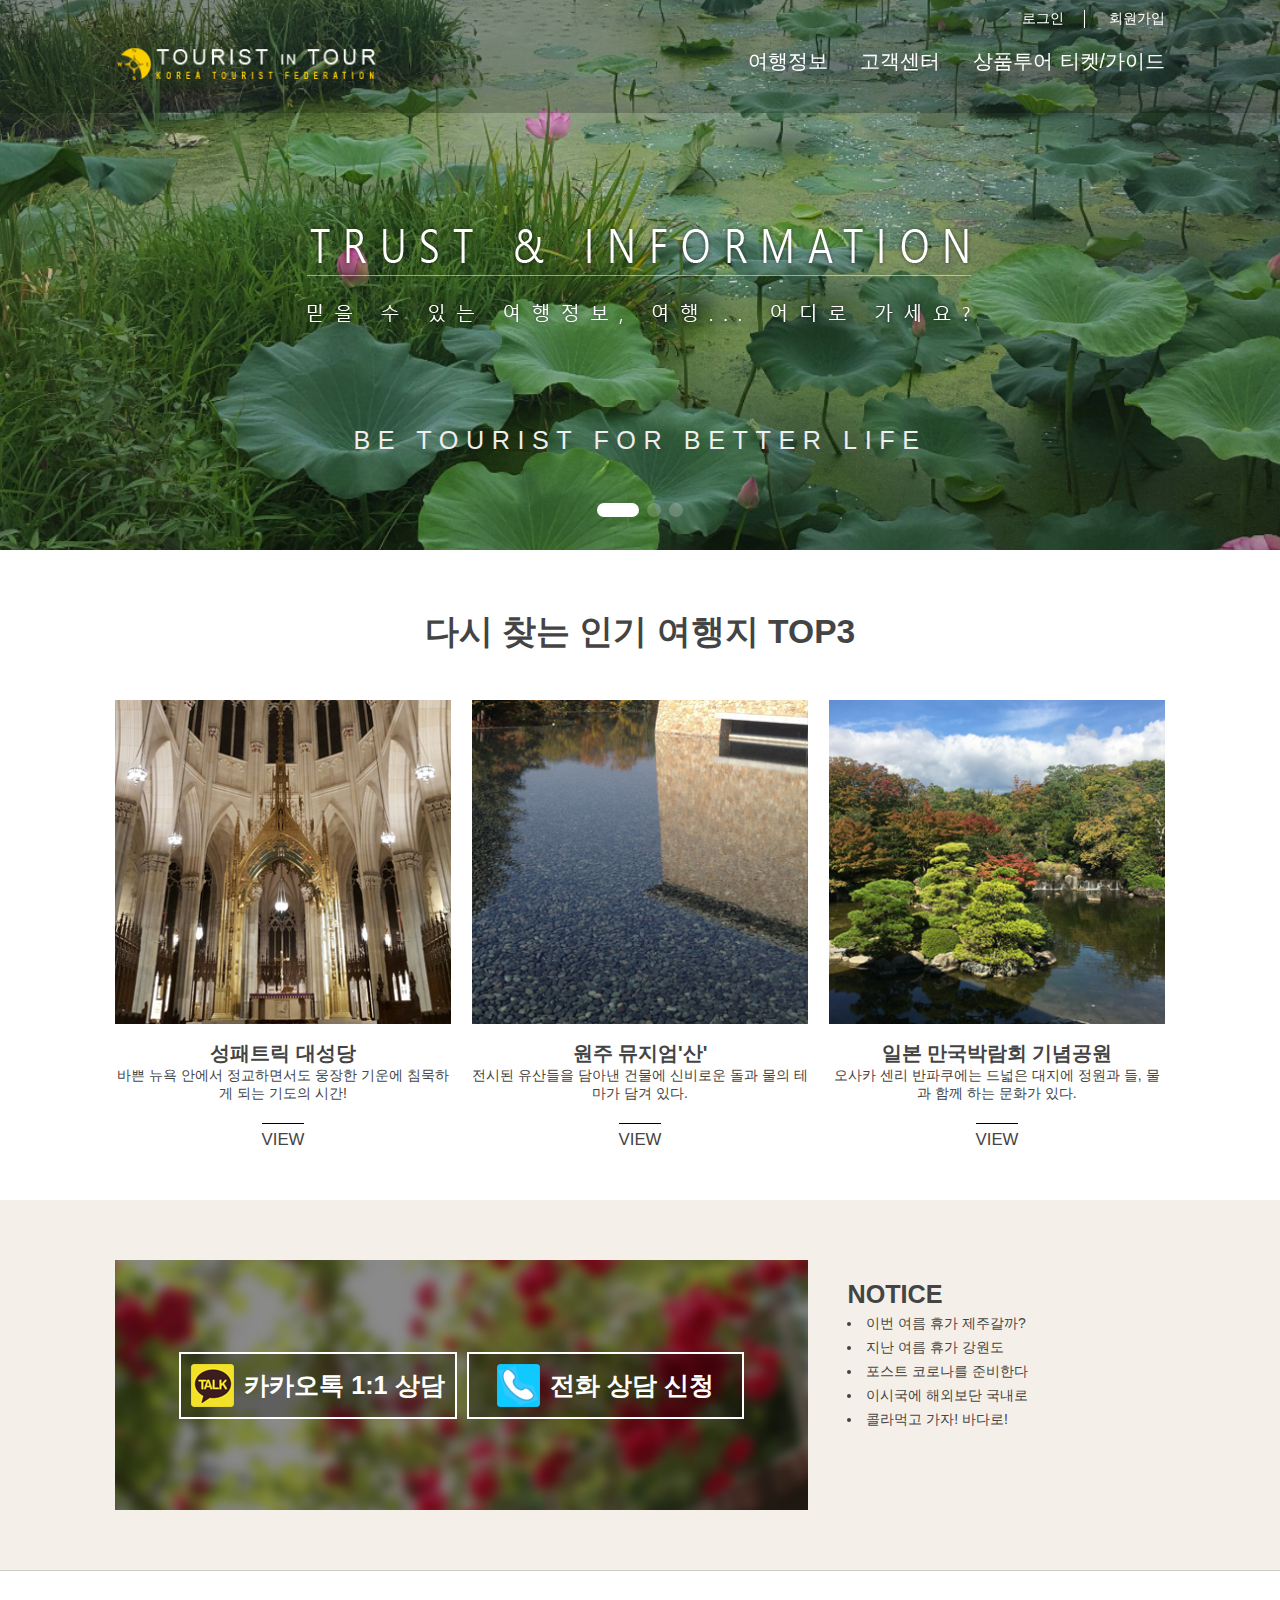
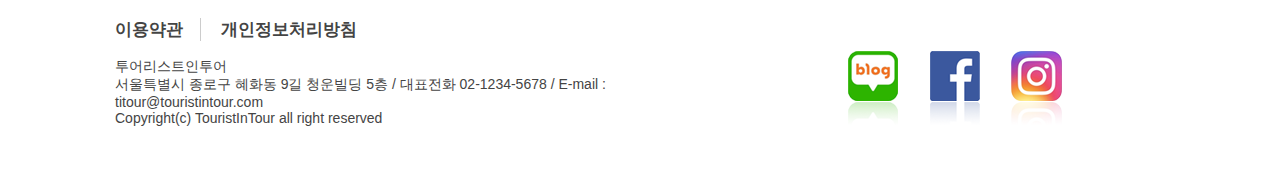
<file: index.html>
<!DOCTYPE html>
<html lang="ko">
<head>
  <meta charset="UTF-8">
  <meta name="viewport" content="width=device-width, initial-scale=1.0">
  <!-- 제작자 -->
  <meta name="author" content="hong">
  <!-- 설명 -->
  <meta name="description" content="여행을 떠나고 싶을때는 언제나 TOURIST와 함께">
  <!-- 키워드 -->
  <meta name="keywords" content="여행,국내여행,해외여행,신혼여행,효도관광,당일여행,기차여행,섬여행,섬,기차,비행기,예매,호텔,모텔,팬션">
  <!-- 링크공유 -->
  <meta property="og:url" content="https://pam7462.github.io/tour/">
  <meta property="og:type" content="website">
  <meta property="og:title" content="tourist">
  <meta property="og:image" content="images/sns_img.png">
  <meta property="og:description" content="여행을 떠나고 싶을때는 언제나 TOURIST와 함께">
  <!-- 익스플로러 -->
  <meta http-equiv="X-UA-Compatible" content="ie=edge">
  
  <!-- 타이틀 -->
  <title>투어리스트</title>

  <!-- 스타일 -->
  <link rel="stylesheet" href="css/swiper.min.css">
  <link rel="stylesheet" href="css/reset.css">
  <link rel="shortcut icon" href="images/favicon.png">
  <!-- 사용자 스타일 -->
  <link rel="stylesheet" href="css/ui.css">

  <!-- 스크립트 -->
  <script src="js/jquery-3.5.1.min.js"></script>
  <script src="js/smooth-scroll.min.js"></script>
  <script src="js/swiper.min.js"></script>
  <script src="js/prefixfree.min.js"></script>
  <!-- 주석조건문 -->
  <!-- [if lte IE 8]>
    <script src="js/html5shiv.min.js"></script>
    <script src="js/placeholders.min.js"></script>
  <![endif] -->

  <!-- 사용자 스크립트 -->
  <script src="js/ui.js"></script>
</head>
<body>
  <div class="skip"><a data-scroll href="#content">본문 바로가기</a></div>
  <div class="pos_fix">
    <ul class="clearfix">
      <li class="float_left"><a href="tel:02-444-4444">전화문의</a></li>
      <li class="float_left"><a href="#" onclick="return false;" id="kakao">카카오톡 상담</a></li>
      <li class="float_left"><a href="#" onclick="return false;">오시는 길</a></li>      
    </ul>
    <p><a data-scroll href="#header">TOP</a></p>
  </div>
  <div class="wrap">
    <header id="header">
      <div class="content clearfix">
        <div class="tgl_btn float_left">
          <p>토글버튼</p>
        </div>
        <div class="logo_box float_left">
          <a href="index.html">
            <img src="images/logo.png" alt="logo">
          </a>
        </div>
        <div class="nav_box float_right">
          <ul class="login_join clearfix">
            <li class="float_left"><a href="login.html" target="_blank">로그인</a></li>
            <li class="float_left"><a href="join.html">회원가입</a></li>
          </ul>
          <nav class="nav">
            <ul class="main_nav clearfix">
              <li class="float_left">
                <a href="#">여행정보</a>
                <ul class="sub_nav clearfix">
                  <li class="float_left"><a href="#">국내</a></li>
                  <li class="float_left"><a href="#">해외</a></li>
                </ul>
              </li>
              <li class="float_left">
                <a href="notice.html">고객센터</a>
                <ul class="sub_nav clearfix">
                  <li class="float_left"><a href="notice.html">공지사항</a></li>
                  <li class="float_left"><a href="#">문의하기</a></li>
                </ul>
              </li>
              <li class="float_left">
                <a href="program.html">상품투어</a>
                <ul class="sub_nav clearfix">
                  <li class="float_left"><a href="program.html">프로그램 소개</a></li>
                  <li class="float_left"><a href="#">여행자료</a></li>
                </ul>
              </li>
              <li class="float_left">
                <a href="#">티켓/가이드</a>
                <ul class="sub_nav clearfix">
                  <li class="float_left"><a href="#">항공</a></li>
                  <li class="float_left"><a href="#">호텔</a></li>
                </ul>
              </li>
            </ul>
          </nav>
        </div>
      </div>
    </header>
    <section class="main_banner">
      <div class="swiper-container mo_banner">
        <div class="swiper-wrapper">
          <div class="swiper-slide">
            <div class="mo_slide_box">
              <img src="images/mo_mainslide01.jpg" alt="모바일 슬라이더">
            </div>
          </div>
          <div class="swiper-slide">
            <div class="mo_slide_box">
              <img src="images/mo_mainslide02.jpg" alt="모바일 슬라이더">
            </div>
          </div>
          <div class="swiper-slide">
            <div class="mo_slide_box">
              <img src="images/mo_mainslide03.jpg" alt="모바일 슬라이더">
            </div>
          </div>
        </div>
        <!-- If we need pagination -->
        <div class="swiper-pagination"></div>
      </div>
      <div class="swiper-container tab_banner">
        <div class="swiper-wrapper">
          <div class="swiper-slide">
            <div class="tab_slide_box">
              <div class="tab_slide_img">
                <img src="images/mainslide01.jpg" alt="mainslide01">
              </div>
              <div class="tab_slide_txt_img">
                <img src="images/slider_txt_img1.png" alt="slider_txt">
              </div>
              <div class="tab_slide_over_txt">
                <p>BE TOURIST FOR BETTER LIFE</p>
              </div>
            </div>
          </div>
          <div class="swiper-slide">
            <div class="tab_slide_box">
              <div class="tab_slide_img">
                <img src="images/mainslide02.jpg" alt="mainslide01">
              </div>
              <div class="tab_slide_txt_img">
                <img src="images/slider_txt_img1.png" alt="slider_txt">
              </div>
              <div class="tab_slide_over_txt">
                <p>BE TOURIST FOR BETTER LIFE</p>
              </div>
            </div>
          </div>
          <div class="swiper-slide">
            <div class="tab_slide_box">
              <div class="tab_slide_img">
                <img src="images/mainslide03.jpg" alt="mainslide01">
              </div>
              <div class="tab_slide_txt_img">
                <img src="images/slider_txt_img1.png" alt="slider_txt">
              </div>
              <div class="tab_slide_over_txt">
                <p>BE TOURIST FOR BETTER LIFE</p>
              </div>
            </div>
          </div>
        </div>
        <div class="swiper-pagination">
          <span class="swiper-pagination-bullet"></span>
          <span class="swiper-pagination-bullet"></span>
          <span class="swiper-pagination-bullet"></span>
          <p class="stop">
            <img src="images/stop.png" alt="멈춤">
          </p>
          <p class="play">
            <img src="images/play.png" alt="재생">
          </p>
        </div>
      </div>
    </section>
    <section class="topplace" id="content">
      <div class="content">
        <h2>다시 찾는 인기 여행지 <span>TOP3</span></h2>
        <ul class="top3 clearfix">
          <li class="float_left">
            <img src="images/topplace_img01.jpg" alt="top01">
            <h3>성패트릭 대성당</h3>
            <p>바쁜 뉴욕 안에서 정교하면서도 웅장한 기운에 침묵하게 되는 기도의 시간!</p>
            <p><a href="#">VIEW</a></p>
          </li>
          <li class="float_left">
            <img src="images/topplace_img02.jpg" alt="top01">
            <h3>원주 뮤지엄'산'</h3>
            <p>전시된 유산들을 담아낸 건물에 신비로운 돌과 물의 테마가 담겨 있다.</p>
            <p><a href="#">VIEW</a></p>
          </li>
          <li class="float_left">
            <img src="images/topplace_img03.jpg" alt="top01">
            <h3>일본 만국박람회 기념공원</h3>
            <p>오사카 센리 반파쿠에는 드넓은 대지에 정원과 들, 물과 함께 하는 문화가 있다.</p>
            <p><a href="#">VIEW</a></p>
          </li>
        </ul>
      </div>
    </section>
    <section class="notice">
      <div class="content">
        <ul class="notice_box clearfix">
          <li class="float_left pc_g8">
            <div class="kakao_box">
              <img src="images/kakao_img.png" alt="kakao">
              <h4>카카오톡 1:1 상담</4>
            </div>
            <div class="tel_box">
              <img src="images/phone_img.png" alt="phone">
              <h4>전화 상담 신청</h4>
            </div>
          </li>
          <li class="float_right">
            <h4>NOTICE</h4>
            <ul>
              <li><a href="notice.html">이번 여름 휴가 제주갈까?</a></li>
              <li><a href="notice.html">지난 여름 휴가 강원도</a></li>
              <li><a href="notice.html">포스트 코로나를 준비한다</a></li>
              <li><a href="notice.html">이시국에 해외보단 국내로</a></li>
              <li><a href="notice.html">콜라먹고 가자! 바다로!</a></li>
            </ul>
          </li>
        </ul>
      </div>
    </section>
    <footer>
      <div class="content">
        <ul class="clearfix">
          <li class="float_left">
            <h5>
              <span>
                <a href="#" class="right_border">이용약관</a>
              </span>
              <span>
                <a href="#">개인정보처리방침</a>
              </span>
            </h5>
            <p>
              투어리스트인투어<br>
              서울특별시 종로구 혜화동 9길 청운빌딩 5층 / 대표전화 02-1234-5678 / E-mail : titour@touristintour.com<br>            
              Copyright(c) TouristInTour all right reserved
            </p>
          </li>
          <li class="float_right">
            <a href="#">
              <img src="images/blog_img.png" alt="blog">
            </a>
            <a href="#">
              <img src="images/face_img.png" alt="face">
            </a>
            <a href="#">
              <img src="images/insta_img.png" alt="insta">
            </a>
          </li>
        </ul>
      </div>
    </footer>
  </div>
</body>
</html>
</file>
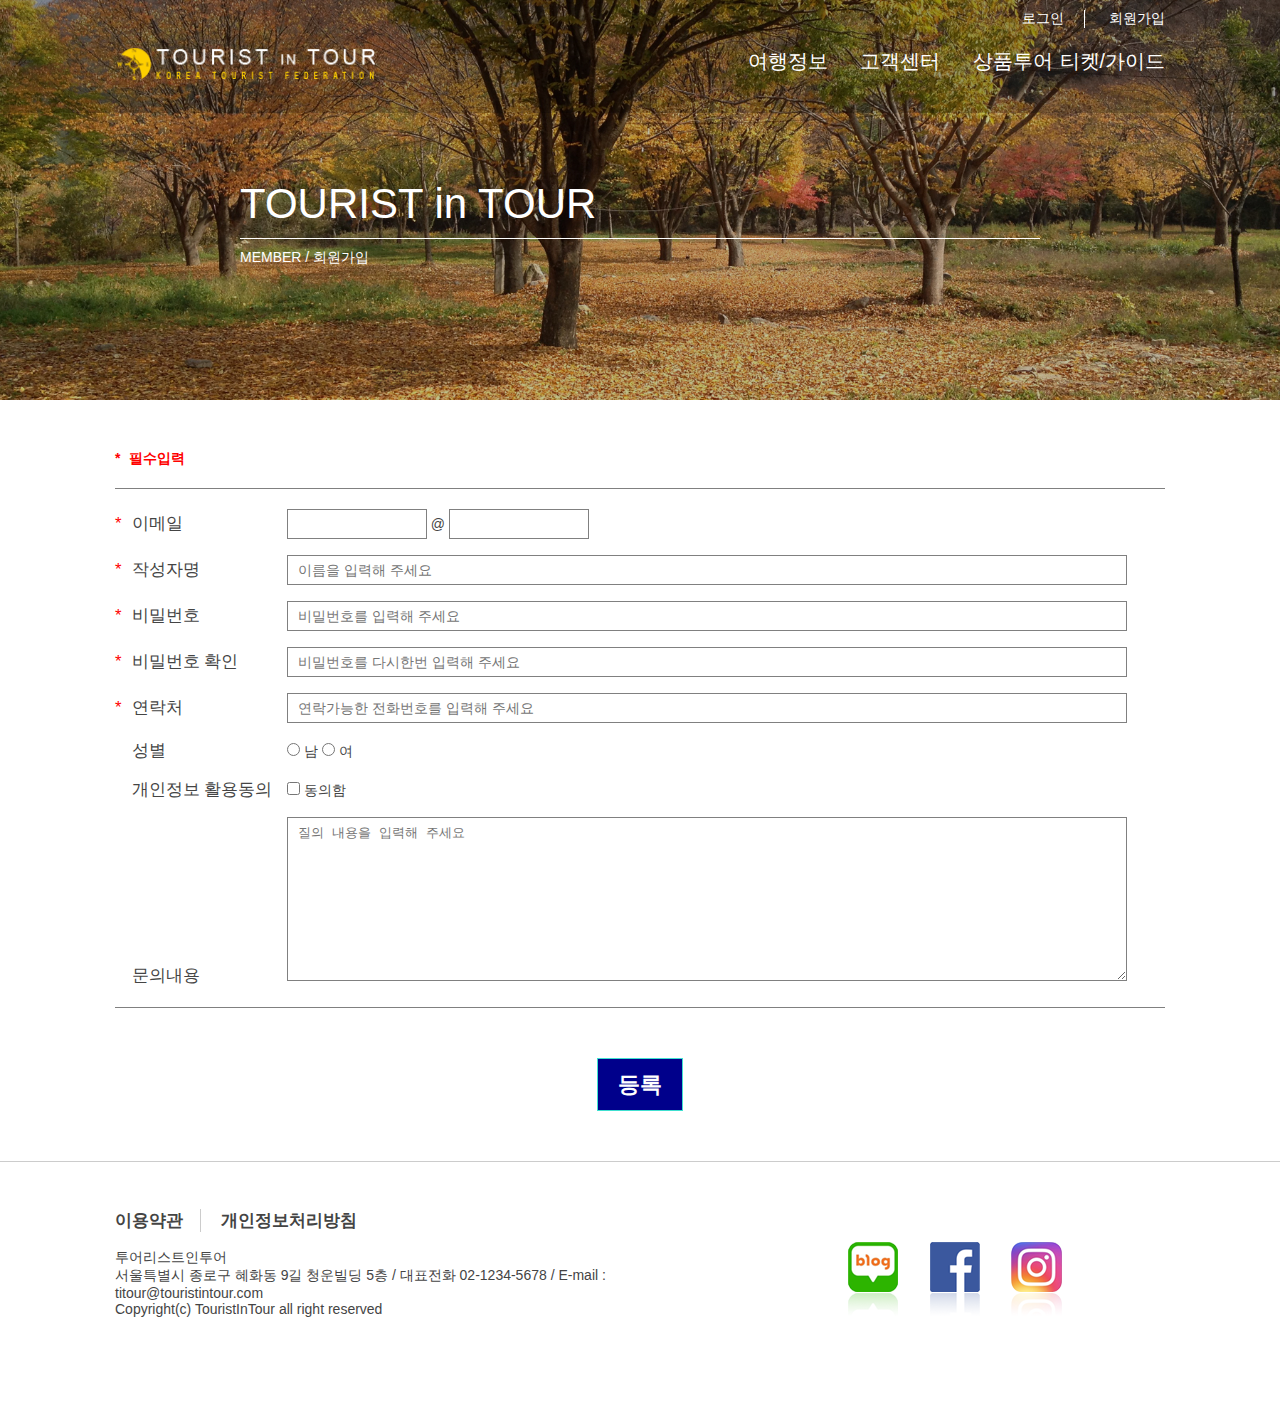
<file: join.html>
<!DOCTYPE html>
<html lang="ko">
<head>
  <meta charset="UTF-8">
  <meta name="viewport" content="width=device-width, initial-scale=1.0">
  <!-- 제작자 -->
  <meta name="author" content="hong">
  <!-- 설명 -->
  <meta name="description" content="여행을 떠나고 싶을때는 언제나 TOURIST와 함께">
  <!-- 키워드 -->
  <meta name="keywords" content="여행,국내여행,해외여행,신혼여행,효도관광,당일여행,기차여행,섬여행,섬,기차,비행기,예매,호텔,모텔,팬션">
  <!-- 링크공유 -->
  <meta property="og:url" content="https://pam7462.github.io/tour/">
  <meta property="og:type" content="website">
  <meta property="og:title" content="tourist">
  <meta property="og:image" content="images/sns_img.png">
  <meta property="og:description" content="여행을 떠나고 싶을때는 언제나 TOURIST와 함께">
  <!-- 익스플로러 -->
  <meta http-equiv="X-UA-Compatible" content="ie=edge">
  
  <!-- 타이틀 -->
  <title>투어리스트</title>

  <!-- 스타일 -->
  <link rel="stylesheet" href="css/swiper.min.css">
  <link rel="stylesheet" href="css/reset.css">
  <link rel="shortcut icon" href="images/favicon.png">
  <!-- 사용자 스타일 -->
  <link rel="stylesheet" href="css/ui.css">
  <link rel="stylesheet" href="css/sub_ui.css">
  <link rel="stylesheet" href="css/join.css">


  <!-- 스크립트 -->
  <script src="js/jquery-3.5.1.min.js"></script>
  <script src="js/smooth-scroll.min.js"></script>
  <script src="js/swiper.min.js"></script>
  <script src="js/prefixfree.min.js"></script>
  <!-- 주석조건문 -->
  <!-- [if lte IE 8]>
    <script src="js/html5shiv.min.js"></script>
    <script src="js/placeholders.min.js"></script>
  <![endif] -->

  <!-- 사용자 스크립트 -->
  <script src="js/ui.js"></script>
</head>
<body>
  <div class="skip"><a data-scroll href="#content">본문 바로가기</a></div>
  <div class="pos_fix">
    <ul class="clearfix">
      <li class="float_left"><a href="tel:02-444-4444">전화문의</a></li>
      <li class="float_left"><a href="#" onclick="return false;" id="kakao">카카오톡 상담</a></li>
      <li class="float_left"><a href="#" onclick="return false;">오시는 길</a></li>      
    </ul>
    <p><a data-scroll href="#header">TOP</a></p>
  </div>
  <div class="wrap">
    <header id="header">
      <div class="content clearfix">
        <div class="tgl_btn float_left">
          <p>토글버튼</p>
        </div>
        <div class="logo_box float_left">
          <a href="index.html">
            <img src="images/logo.png" alt="logo">
          </a>
        </div>
        <div class="nav_box float_right">
          <ul class="login_join clearfix">
            <li class="float_left"><a href="login.html" target="_blank">로그인</a></li>
            <li class="float_left"><a href="join.html">회원가입</a></li>
          </ul>
          <nav class="nav">
            <ul class="main_nav clearfix">
              <li class="float_left">
                <a href="#">여행정보</a>
                <ul class="sub_nav clearfix">
                  <li class="float_left"><a href="#">국내</a></li>
                  <li class="float_left"><a href="#">해외</a></li>
                </ul>
              </li>
              <li class="float_left">
                <a href="notice.html">고객센터</a>
                <ul class="sub_nav clearfix">
                  <li class="float_left"><a href="notice.html">공지사항</a></li>
                  <li class="float_left"><a href="#">문의하기</a></li>
                </ul>
              </li>
              <li class="float_left">
                <a href="program.html">상품투어</a>
                <ul class="sub_nav clearfix">
                  <li class="float_left"><a href="program.html">프로그램 소개</a></li>
                  <li class="float_left"><a href="#">여행자료</a></li>
                </ul>
              </li>
              <li class="float_left">
                <a href="#">티켓/가이드</a>
                <ul class="sub_nav clearfix">
                  <li class="float_left"><a href="#">항공</a></li>
                  <li class="float_left"><a href="#">호텔</a></li>
                </ul>
              </li>
            </ul>
          </nav>
        </div>
      </div>
    </header>
    
    <section class="sec_top">
      <div class="content">
        <h2>TOURIST in TOUR</h2>
        <hr>
        <p>MEMBER / 회원가입</p>
      </div>
    </section>
    <section class="sec_form">
      <div class="content">
        <form>
          <h3 class="must">필수입력</h3>
          <hr>
          
          <label for="e-mail" class="tit_label must">이메일</label>
          <input type="text" name="e-mail" id="e-mail">
          <span>@</span>
          <input type="text" name="e-server" id="e-server">
          <br>
          <br>
          
          <label for="u-name" class="tit_label must">작성자명</label>
          <input type="text" name="u-name" id="u-name" placeholder="이름을 입력해 주세요">
          <br>
          <br>

          <label for="password" class="tit_label must">비밀번호</label>
          <input type="password" name="password" id="password" placeholder="비밀번호를 입력해 주세요">
          <br>
          <br>

          <label for="re-password" class="tit_label must">비밀번호 확인</label>
          <input type="password" name="re-password" id="re-password" placeholder="비밀번호를 다시한번 입력해 주세요">
          <br>
          <br>

          <label for="tel-num" class="tit_label must">연락처</label>
          <input type="tel" name="tel-num" id="tel-num" placeholder="연락가능한 전화번호를 입력해 주세요">
          <br>
          <br>

          <label class="tit_label no_must">성별</label>
          <label>
            <input type="radio" name="sex">
            <span>남</span>
          </label>
          <label>
            <input type="radio" name="sex">
            <span>여</span>
          </label>
          <br>
          <br>

          <label class="tit_label no_must">개인정보 활용동의</label>
          <label>
            <input type="checkbox" name="u-info">
            <label>동의함</label>
          </label>
          <br>
          <br>

          <label for="qna" class="tit_label no_must">문의내용</label>
          <textarea name="qna" id="qna" cols="60" rows="10" placeholder="질의 내용을 입력해 주세요"></textarea>

          <hr>
          <div class="button_box">
            <button type="button">등록</button>
          </div>
        </form>
      </div>
    </section>


    <footer>
      <div class="content">
        <ul class="clearfix">
          <li class="float_left">
            <h5>
              <span>
                <a href="#" class="right_border">이용약관</a>
              </span>
              <span>
                <a href="#">개인정보처리방침</a>
              </span>
            </h5>
            <p>
              투어리스트인투어<br>
              서울특별시 종로구 혜화동 9길 청운빌딩 5층 / 대표전화 02-1234-5678 / E-mail : titour@touristintour.com<br>            
              Copyright(c) TouristInTour all right reserved
            </p>
          </li>
          <li class="float_right">
            <a href="#">
              <img src="images/blog_img.png" alt="blog">
            </a>
            <a href="#">
              <img src="images/face_img.png" alt="face">
            </a>
            <a href="#">
              <img src="images/insta_img.png" alt="insta">
            </a>
          </li>
        </ul>
      </div>
    </footer>
  </div>
</body>
</html>
</file>
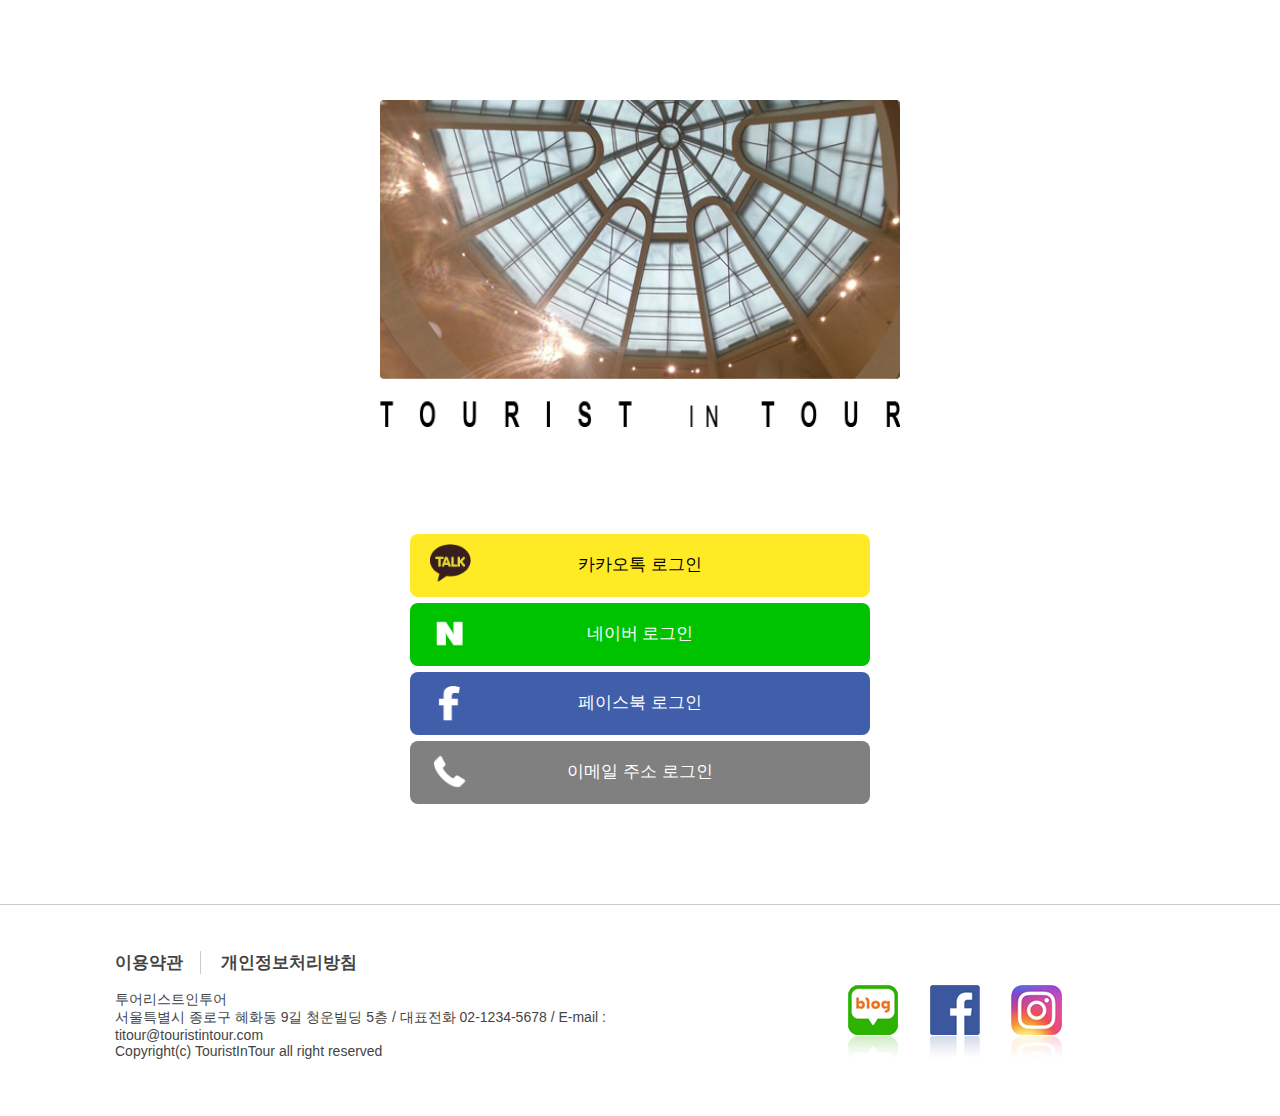
<file: login.html>
<!DOCTYPE html>
<html lang="ko">
<head>
  <meta charset="UTF-8">
  <meta name="viewport" content="width=device-width, initial-scale=1.0">
  <!-- 제작자 -->
  <meta name="author" content="hong">
  <!-- 설명 -->
  <meta name="description" content="여행을 떠나고 싶을때는 언제나 TOURIST와 함께">
  <!-- 키워드 -->
  <meta name="keywords" content="여행,국내여행,해외여행,신혼여행,효도관광,당일여행,기차여행,섬여행,섬,기차,비행기,예매,호텔,모텔,팬션">
  <!-- 링크공유 -->
  <meta property="og:url" content="https://pam7462.github.io/tour/">
  <meta property="og:type" content="website">
  <meta property="og:title" content="tourist">
  <meta property="og:image" content="images/sns_img.png">
  <meta property="og:description" content="여행을 떠나고 싶을때는 언제나 TOURIST와 함께">
  <!-- 익스플로러 -->
  <meta http-equiv="X-UA-Compatible" content="ie=edge">
  
  <!-- 타이틀 -->
  <title>투어리스트</title>

  <!-- 스타일 -->
  <link rel="stylesheet" href="css/swiper.min.css">
  <link rel="stylesheet" href="css/reset.css">
  <link rel="shortcut icon" href="images/favicon.png">
  <!-- 사용자 스타일 -->
  <link rel="stylesheet" href="css/ui.css">
  <link rel="stylesheet" href="css/login.css">

  <!-- 스크립트 -->
  <script src="js/jquery-3.5.1.min.js"></script>
  <script src="js/smooth-scroll.min.js"></script>
  <script src="js/swiper.min.js"></script>
  <script src="js/prefixfree.min.js"></script>
  <!-- 주석조건문 -->
  <!-- [if lte IE 8]>
    <script src="js/html5shiv.min.js"></script>
    <script src="js/placeholders.min.js"></script>
  <![endif] -->

  <!-- 사용자 스크립트 -->
  <script src="js/ui.js"></script>
</head>
<body>
  <div class="skip"><a data-scroll href="#content">본문 바로가기</a></div>
  <div class="pos_fix">
    <ul class="clearfix">
      <li class="float_left"><a href="tel:02-444-4444">전화문의</a></li>
      <li class="float_left"><a href="#" onclick="return false;" id="kakao">카카오톡 상담</a></li>
      <li class="float_left"><a href="#" onclick="return false;">오시는 길</a></li>      
    </ul>
    <p><a data-scroll href="#header">TOP</a></p>
  </div>
  <div class="wrap">
    
    <section class="login_form">
      <div class="content">
        <div class="login_tit">
          <img src="images/tit_login.png" alt="login_img">
        </div>
        <div class="login_sns">
          <p>
            <a href="#">
              <img src="images/ico_kakao.png" alt="kakao">
              <span>
                카카오톡 로그인
              </span>
            </a>
          </p>
          <p>
            <a href="#">
              <img src="images/ico_naver.png" alt="naver">
              <span>
                네이버 로그인
              </span>
            </a>
          </p>
          <p>
            <a href="#">
              <img src="images/ico_face.png" alt="face">
              <span>
                페이스북 로그인
              </span>
            </a>
          </p>
          <p>
            <a href="#">
              <img src="images/ico_cellphone.png" alt="cell">
              <span>
                이메일 주소 로그인
              </span>
            </a>
          </p>

        </div>
      </div>
    </section>
    
    <footer>
      <div class="content">
        <ul class="clearfix">
          <li class="float_left">
            <h5>
              <span>
                <a href="#" class="right_border">이용약관</a>
              </span>
              <span>
                <a href="#">개인정보처리방침</a>
              </span>
            </h5>
            <p>
              투어리스트인투어<br>
              서울특별시 종로구 혜화동 9길 청운빌딩 5층 / 대표전화 02-1234-5678 / E-mail : titour@touristintour.com<br>            
              Copyright(c) TouristInTour all right reserved
            </p>
          </li>
          <li class="float_right">
            <a href="#">
              <img src="images/blog_img.png" alt="blog">
            </a>
            <a href="#">
              <img src="images/face_img.png" alt="face">
            </a>
            <a href="#">
              <img src="images/insta_img.png" alt="insta">
            </a>
          </li>
        </ul>
      </div>
    </footer>
  </div>
</body>
</html>
</file>
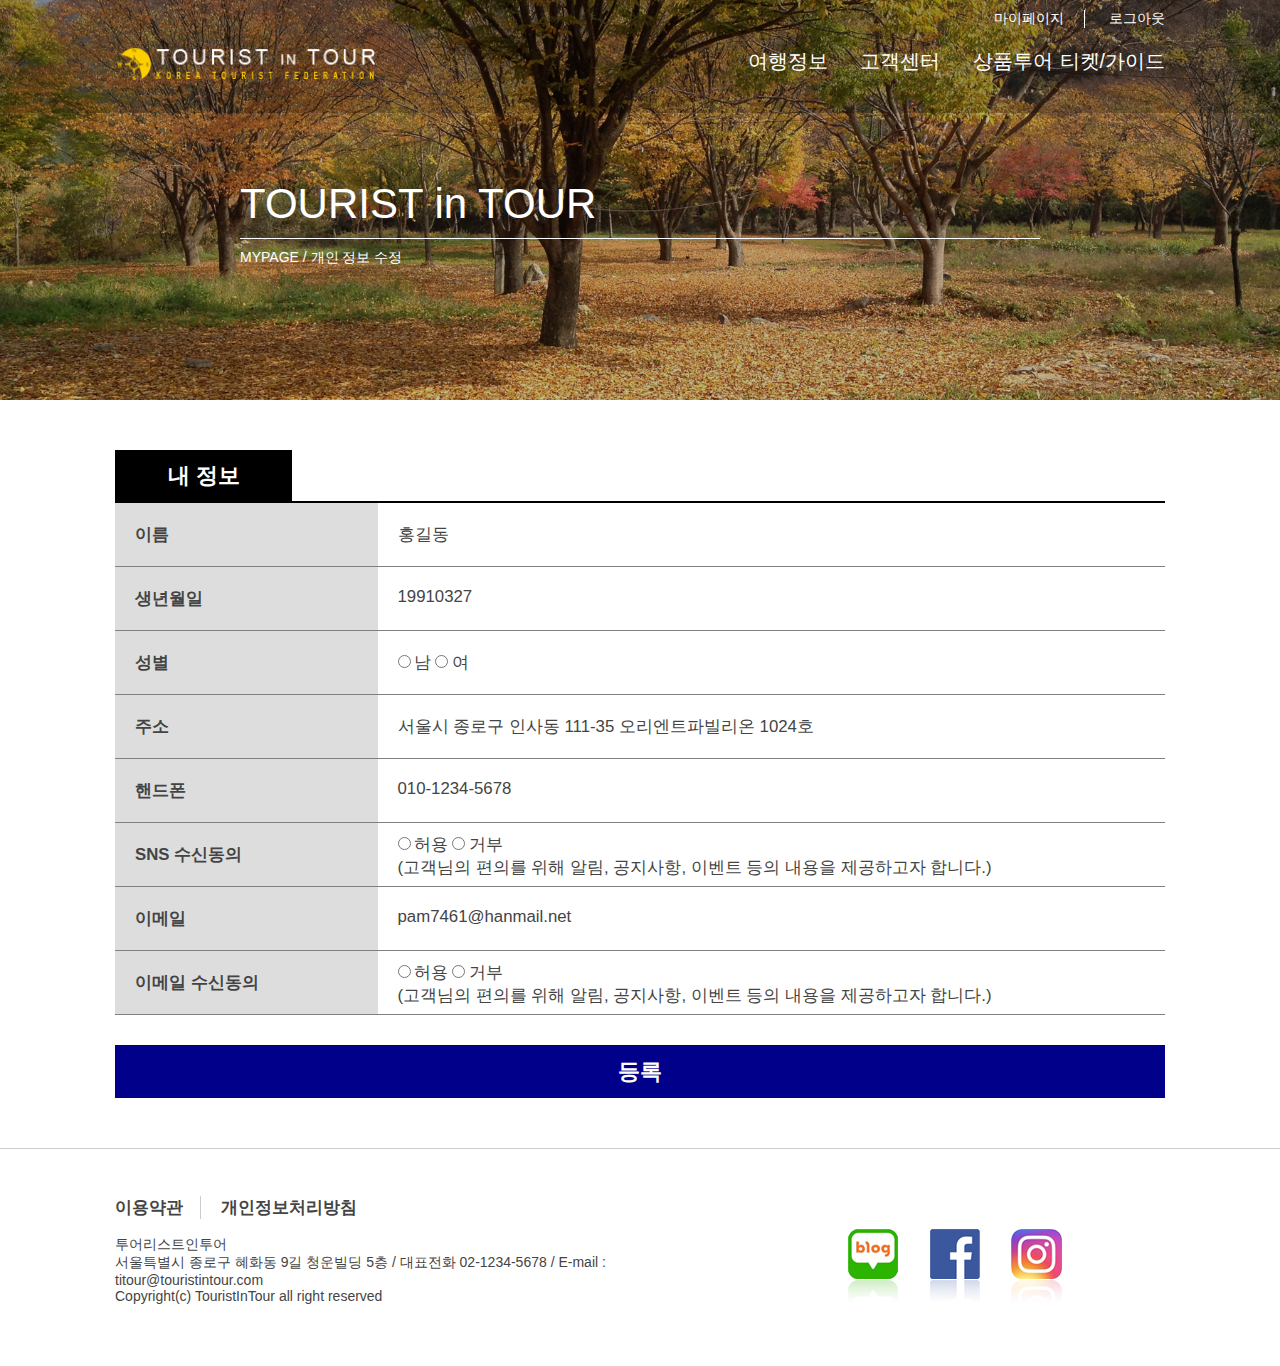
<file: mypage.html>
<!DOCTYPE html>
<html lang="ko">
<head>
  <meta charset="UTF-8">
  <meta name="viewport" content="width=device-width, initial-scale=1.0">
  <!-- 제작자 -->
  <meta name="author" content="hong">
  <!-- 설명 -->
  <meta name="description" content="여행을 떠나고 싶을때는 언제나 TOURIST와 함께">
  <!-- 키워드 -->
  <meta name="keywords" content="여행,국내여행,해외여행,신혼여행,효도관광,당일여행,기차여행,섬여행,섬,기차,비행기,예매,호텔,모텔,팬션">
  <!-- 링크공유 -->
  <meta property="og:url" content="https://pam7462.github.io/tour/">
  <meta property="og:type" content="website">
  <meta property="og:title" content="tourist">
  <meta property="og:image" content="images/sns_img.png">
  <meta property="og:description" content="여행을 떠나고 싶을때는 언제나 TOURIST와 함께">
  <!-- 익스플로러 -->
  <meta http-equiv="X-UA-Compatible" content="ie=edge">
  
  <!-- 타이틀 -->
  <title>투어리스트</title>

  <!-- 스타일 -->
  <link rel="stylesheet" href="css/swiper.min.css">
  <link rel="stylesheet" href="css/reset.css">
  <link rel="shortcut icon" href="images/favicon.png">
  <!-- 사용자 스타일 -->
  <link rel="stylesheet" href="css/ui.css">
  <link rel="stylesheet" href="css/sub_ui.css">
  <link rel="stylesheet" href="css/mypage.css">


  <!-- 스크립트 -->
  <script src="js/jquery-3.5.1.min.js"></script>
  <script src="js/smooth-scroll.min.js"></script>
  <script src="js/swiper.min.js"></script>
  <script src="js/prefixfree.min.js"></script>
  <!-- 주석조건문 -->
  <!-- [if lte IE 8]>
    <script src="js/html5shiv.min.js"></script>
    <script src="js/placeholders.min.js"></script>
  <![endif] -->

  <!-- 사용자 스크립트 -->
  <script src="js/ui.js"></script>
</head>
<body>
  <div class="skip"><a data-scroll href="#content">본문 바로가기</a></div>
  <div class="pos_fix">
    <ul class="clearfix">
      <li class="float_left"><a href="tel:02-444-4444">전화문의</a></li>
      <li class="float_left"><a href="#" onclick="return false;" id="kakao">카카오톡 상담</a></li>
      <li class="float_left"><a href="#" onclick="return false;">오시는 길</a></li>      
    </ul>
    <p><a data-scroll href="#header">TOP</a></p>
  </div>
  <div class="wrap">
    <header id="header">
      <div class="content clearfix">
        <div class="tgl_btn float_left">
          <p>토글버튼</p>
        </div>
        <div class="logo_box float_left">
          <a href="index.html">
            <img src="images/logo.png" alt="logo">
          </a>
        </div>
        <div class="nav_box float_right">
          <ul class="login_join clearfix">
            <li class="float_left"><a href="mypage.html">마이페이지</a></li>
            <li class="float_left"><a href="login.html" target="_black">로그아웃</a></li>
          </ul>
          <nav class="nav">
            <ul class="main_nav clearfix">
              <li class="float_left">
                <a href="#">여행정보</a>
                <ul class="sub_nav clearfix">
                  <li class="float_left"><a href="#">국내</a></li>
                  <li class="float_left"><a href="#">해외</a></li>
                </ul>
              </li>
              <li class="float_left">
                <a href="notice.html">고객센터</a>
                <ul class="sub_nav clearfix">
                  <li class="float_left"><a href="notice.html">공지사항</a></li>
                  <li class="float_left"><a href="#">문의하기</a></li>
                </ul>
              </li>
              <li class="float_left">
                <a href="program.html">상품투어</a>
                <ul class="sub_nav clearfix">
                  <li class="float_left"><a href="program.html">프로그램 소개</a></li>
                  <li class="float_left"><a href="#">여행자료</a></li>
                </ul>
              </li>
              <li class="float_left">
                <a href="#">티켓/가이드</a>
                <ul class="sub_nav clearfix">
                  <li class="float_left"><a href="#">항공</a></li>
                  <li class="float_left"><a href="#">호텔</a></li>
                </ul>
              </li>
            </ul>
          </nav>
        </div>
      </div>
    </header>
    
    <section class="sec_top">
      <div class="content">
        <h2>TOURIST in TOUR</h2>
        <hr>
        <p>MYPAGE / 개인 정보 수정</p>
      </div>
    </section>
    <section class="sec_form">
      <div class="content">
        <form>
          <h3><span>내 정보</span></h3>
          <ul>
            <li class="clearfix">
              <div class="first_box">
                <p>이름</p>
              </div>
              <div class="last_box">
                <p>홍길동</p>
              </div>
            </li>
            <li class="clearfix">
              <div class="first_box">
                <p>생년월일</p>
              </div>
              <div class="last_box">
                <p>19910327</p>
              </div>
            </li>
            <li class="clearfix">
              <div class="first_box">
                <p>성별</p>
              </div>
              <div class="last_box">
                <input type="radio" name="sex" id="man">
                <label for="man">남</label>
                <input type="radio" name="sex" id="girl"">
                <label for="girl">여</label>
              </div>
            </li>
            <li class="clearfix">
              <div class="first_box">
                <p>주소</p>
              </div>
              <div class="last_box">
                <p>서울시 종로구 인사동 111-35 오리엔트파빌리온 1024호</p>
              </div>
            </li>
            <li class="clearfix">
              <div class="first_box">
                <p>핸드폰</p>
              </div>
              <div class="last_box">
                <p>010-1234-5678</p>
              </div>
            </li>
            <li class="clearfix">
              <div class="first_box">
                <p>SNS 수신동의</p>
              </div>
              <div class="last_box padding-top10px">
                <input type="radio" name="perm"" id="yes_perm">
                <label for="yes_perm">허용</label>
                <input type="radio" name="perm" id="no_perm">
                <label for="no_perm">거부</label>
                <p>(고객님의 편의를 위해 알림, 공지사항, 이벤트 등의 내용을 제공하고자 합니다.)</p>
              </div>
            </li>
            <li class="clearfix">
              <div class="first_box">
                <p>이메일</p>
              </div>
              <div class="last_box">
                <p>pam7461@hanmail.net</p>
              </div>
            </li>
            <li class="clearfix">
              <div class="first_box">
                <p>이메일 수신동의</p>
              </div>
              <div class="last_box padding-top10px">
                <input type="radio" name="e-perm"" id="yes_e-perm">
                <label for="yes_e-perm">허용</label>
                <input type="radio" name="e-perm" id="no_e-perm">
                <label for="no_e-perm">거부</label>
                <p>(고객님의 편의를 위해 알림, 공지사항, 이벤트 등의 내용을 제공하고자 합니다.)</p>
              </div>
            </li>
          </ul>
          <div class="button_box">
            <button type="button">등록</button>
          </div>
        </form>
      </div>
    </section>


    <footer>
      <div class="content">
        <ul class="clearfix">
          <li class="float_left">
            <h5>
              <span>
                <a href="#" class="right_border">이용약관</a>
              </span>
              <span>
                <a href="#">개인정보처리방침</a>
              </span>
            </h5>
            <p>
              투어리스트인투어<br>
              서울특별시 종로구 혜화동 9길 청운빌딩 5층 / 대표전화 02-1234-5678 / E-mail : titour@touristintour.com<br>            
              Copyright(c) TouristInTour all right reserved
            </p>
          </li>
          <li class="float_right">
            <a href="#">
              <img src="images/blog_img.png" alt="blog">
            </a>
            <a href="#">
              <img src="images/face_img.png" alt="face">
            </a>
            <a href="#">
              <img src="images/insta_img.png" alt="insta">
            </a>
          </li>
        </ul>
      </div>
    </footer>
  </div>
</body>
</html>
</file>
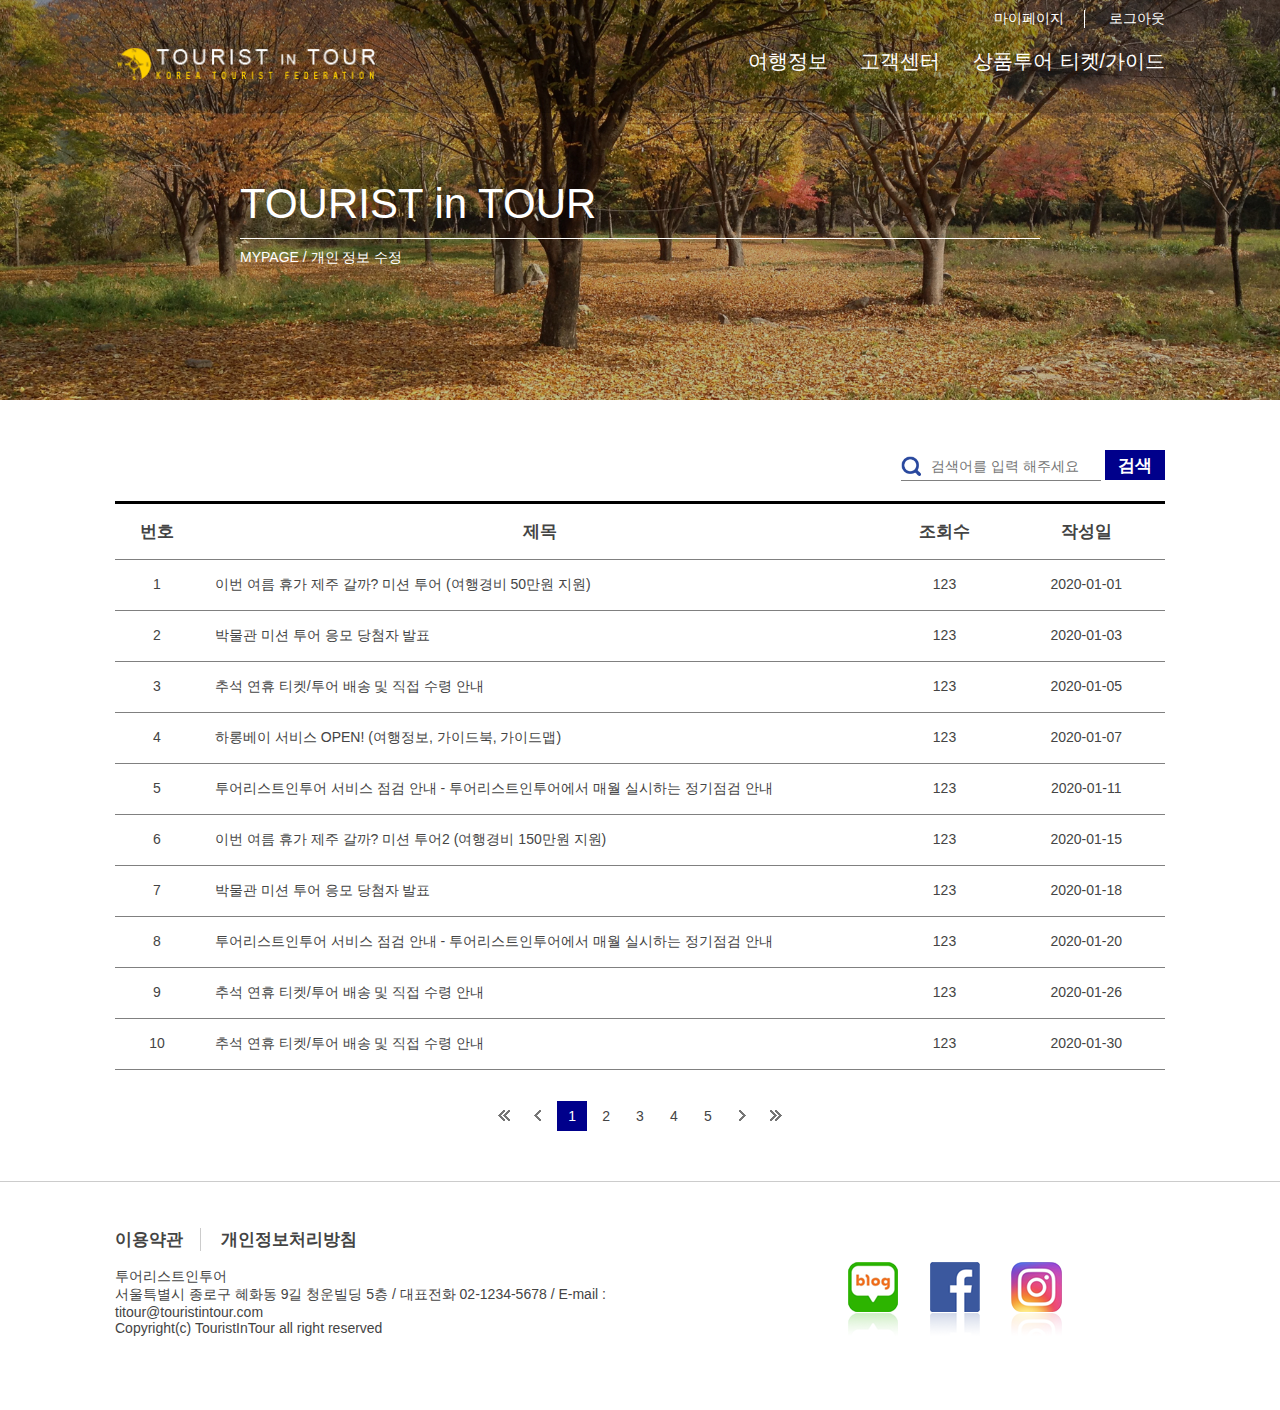
<file: notice.html>
<!DOCTYPE html>
<html lang="ko">
<head>
  <meta charset="UTF-8">
  <meta name="viewport" content="width=device-width, initial-scale=1.0">
  <!-- 제작자 -->
  <meta name="author" content="hong">
  <!-- 설명 -->
  <meta name="description" content="여행을 떠나고 싶을때는 언제나 TOURIST와 함께">
  <!-- 키워드 -->
  <meta name="keywords" content="여행,국내여행,해외여행,신혼여행,효도관광,당일여행,기차여행,섬여행,섬,기차,비행기,예매,호텔,모텔,팬션">
  <!-- 링크공유 -->
  <meta property="og:url" content="https://pam7462.github.io/tour/">
  <meta property="og:type" content="website">
  <meta property="og:title" content="tourist">
  <meta property="og:image" content="images/sns_img.png">
  <meta property="og:description" content="여행을 떠나고 싶을때는 언제나 TOURIST와 함께">
  <!-- 익스플로러 -->
  <meta http-equiv="X-UA-Compatible" content="ie=edge">
  
  <!-- 타이틀 -->
  <title>투어리스트</title>

  <!-- 스타일 -->
  <link rel="stylesheet" href="css/swiper.min.css">
  <link rel="stylesheet" href="css/reset.css">
  <link rel="shortcut icon" href="images/favicon.png">
  <!-- 사용자 스타일 -->
  <link rel="stylesheet" href="css/ui.css">
  <link rel="stylesheet" href="css/sub_ui.css">
  <link rel="stylesheet" href="css/notice.css">


  <!-- 스크립트 -->
  <script src="js/jquery-3.5.1.min.js"></script>
  <script src="js/smooth-scroll.min.js"></script>
  <script src="js/swiper.min.js"></script>
  <script src="js/prefixfree.min.js"></script>
  <!-- 주석조건문 -->
  <!-- [if lte IE 8]>
    <script src="js/html5shiv.min.js"></script>
    <script src="js/placeholders.min.js"></script>
  <![endif] -->

  <!-- 사용자 스크립트 -->
  <script src="js/ui.js"></script>
</head>
<body>
  <div class="skip"><a data-scroll href="#content">본문 바로가기</a></div>
  <div class="pos_fix">
    <ul class="clearfix">
      <li class="float_left"><a href="tel:02-444-4444">전화문의</a></li>
      <li class="float_left"><a href="#" onclick="return false;" id="kakao">카카오톡 상담</a></li>
      <li class="float_left"><a href="#" onclick="return false;">오시는 길</a></li>      
    </ul>
    <p><a data-scroll href="#header">TOP</a></p>
  </div>
  <div class="wrap">
    <header id="header">
      <div class="content clearfix">
        <div class="tgl_btn float_left">
          <p>토글버튼</p>
        </div>
        <div class="logo_box float_left">
          <a href="index.html">
            <img src="images/logo.png" alt="logo">
          </a>
        </div>
        <div class="nav_box float_right">
          <ul class="login_join clearfix">
            <li class="float_left"><a href="mypage.html">마이페이지</a></li>
            <li class="float_left"><a href="login.html" target="_black">로그아웃</a></li>
          </ul>
          <nav class="nav">
            <ul class="main_nav clearfix">
              <li class="float_left">
                <a href="#">여행정보</a>
                <ul class="sub_nav clearfix">
                  <li class="float_left"><a href="#">국내</a></li>
                  <li class="float_left"><a href="#">해외</a></li>
                </ul>
              </li>
              <li class="float_left">
                <a href="notice.html">고객센터</a>
                <ul class="sub_nav clearfix">
                  <li class="float_left"><a href="notice.html">공지사항</a></li>
                  <li class="float_left"><a href="#">문의하기</a></li>
                </ul>
              </li>
              <li class="float_left">
                <a href="program.html">상품투어</a>
                <ul class="sub_nav clearfix">
                  <li class="float_left"><a href="program.html">프로그램 소개</a></li>
                  <li class="float_left"><a href="#">여행자료</a></li>
                </ul>
              </li>
              <li class="float_left">
                <a href="#">티켓/가이드</a>
                <ul class="sub_nav clearfix">
                  <li class="float_left"><a href="#">항공</a></li>
                  <li class="float_left"><a href="#">호텔</a></li>
                </ul>
              </li>
            </ul>
          </nav>
        </div>
      </div>
    </header>
    
    <section class="sec_top">
      <div class="content">
        <h2>TOURIST in TOUR</h2>
        <hr>
        <p>MYPAGE / 개인 정보 수정</p>
      </div>
    </section>
    <section class="sec_form">
      <div class="content">
        <div class="search_box">
          <input type="text" name="search_txt" id="search" placeholder="검색어를 입력 해주세요">
          <button type="button">검색</button>
        </div>
        <div class="notice_list_box">
          <ul>
            <li class="clearfix">
              <div class="first_li">
                <h4>번호</h4>
              </div>
              <div class="second_li">
                <h4>제목</h4>
              </div>
              <div class="third_li">
                <h4>조회수</h4>
              </div>
              <div class="last_li">
                <h4>작성일</h4>
              </div>
            </li>
            <li class="clearfix">
              <div class="first_li">
                <p>1</p>
              </div>
              <div class="second_li">
                <p>이번 여름 휴가 제주 갈까? 미션 투어 (여행경비 50만원 지원)</p>
              </div>
              <div class="third_li">
                <p>123</p>
              </div>
              <div class="last_li">
                <p>2020-01-01</p>
              </div>
            </li>
            <li class="clearfix">
              <div class="first_li">
                <p>2</p>
              </div>
              <div class="second_li">
                <p>박물관 미션 투어 응모 당첨자 발표</p>
              </div>
              <div class="third_li">
                <p>123</p>
              </div>
              <div class="last_li">
                <p>2020-01-03</p>
              </div>
            </li>
            <li class="clearfix">
              <div class="first_li">
                <p>3</p>
              </div>
              <div class="second_li">
                <p>추석 연휴 티켓/투어 배송 및 직접 수령 안내</p>
              </div>
              <div class="third_li">
                <p>123</p>
              </div>
              <div class="last_li">
                <p>2020-01-05</p>
              </div>
            </li>
            <li class="clearfix">
              <div class="first_li">
                <p>4</p>
              </div>
              <div class="second_li">
                <p>하롱베이 서비스 OPEN! (여행정보, 가이드북, 가이드맵)</p>
              </div>
              <div class="third_li">
                <p>123</p>
              </div>
              <div class="last_li">
                <p>2020-01-07</p>
              </div>
            </li>
            <li class="clearfix">
              <div class="first_li">
                <p>5</p>
              </div>
              <div class="second_li">
                <p>투어리스트인투어 서비스 점검 안내 - 투어리스트인투어에서 매월 실시하는 정기점검 안내</p>
              </div>
              <div class="third_li">
                <p>123</p>
              </div>
              <div class="last_li">
                <p>2020-01-11</p>
              </div>
            </li>
            <li class="clearfix">
              <div class="first_li">
                <p>6</p>
              </div>
              <div class="second_li">
                <p>이번 여름 휴가 제주 갈까? 미션 투어2 (여행경비 150만원 지원)</p>
              </div>
              <div class="third_li">
                <p>123</p>
              </div>
              <div class="last_li">
                <p>2020-01-15</p>
              </div>
            </li>
            <li class="clearfix">
              <div class="first_li">
                <p>7</p>
              </div>
              <div class="second_li">
                <p>박물관 미션 투어 응모 당첨자 발표</p>
              </div>
              <div class="third_li">
                <p>123</p>
              </div>
              <div class="last_li">
                <p>2020-01-18</p>
              </div>
            </li>
            <li class="clearfix">
              <div class="first_li">
                <p>8</p>
              </div>
              <div class="second_li">
                <p>투어리스트인투어 서비스 점검 안내 - 투어리스트인투어에서 매월 실시하는 정기점검 안내</p>
              </div>
              <div class="third_li">
                <p>123</p>
              </div>
              <div class="last_li">
                <p>2020-01-20</p>
              </div>
            </li>
            <li class="clearfix">
              <div class="first_li">
                <p>9</p>
              </div>
              <div class="second_li">
                <p>추석 연휴 티켓/투어 배송 및 직접 수령 안내</p>
              </div>
              <div class="third_li">
                <p>123</p>
              </div>
              <div class="last_li">
                <p>2020-01-26</p>
              </div>
            </li>
            <li class="clearfix">
              <div class="first_li">
                <p>10</p>
              </div>
              <div class="second_li">
                <p>추석 연휴 티켓/투어 배송 및 직접 수령 안내</p>
              </div>
              <div class="third_li">
                <p>123</p>
              </div>
              <div class="last_li">
                <p>2020-01-30</p>
              </div>
            </li>
          </ul>
        </div>
        <div class="notice_index">
          <ul>
            <li>
              <a href="#">
                <img src="images/btn_firstpage.png" alt="firstpage">
              </a>
            </li>
            <li>
              <a href="#">
                <img src="images/btn_prevpage.png" alt="prevpage">
              </a>
            </li>
            <li><a href="#" class="index_num first_index">1</a></li>
            <li><a href="#" class="index_num">2</a></li>
            <li><a href="#" class="index_num">3</a></li>
            <li><a href="#" class="index_num">4</a></li>
            <li><a href="#" class="index_num">5</a></li>
            <li>
              <a href="#">
                <img src="images/btn_nextpage.png" alt="nextpage">
              </a>
            </li>
            <li>
              <a href="#">
                <img src="images/btn_lastpage.png" alt="lastpage">
              </a>
            </li>
          </ul>
        </div>
      </div>
    </section>


    <footer>
      <div class="content">
        <ul class="clearfix">
          <li class="float_left">
            <h5>
              <span>
                <a href="#" class="right_border">이용약관</a>
              </span>
              <span>
                <a href="#">개인정보처리방침</a>
              </span>
            </h5>
            <p>
              투어리스트인투어<br>
              서울특별시 종로구 혜화동 9길 청운빌딩 5층 / 대표전화 02-1234-5678 / E-mail : titour@touristintour.com<br>            
              Copyright(c) TouristInTour all right reserved
            </p>
          </li>
          <li class="float_right">
            <a href="#">
              <img src="images/blog_img.png" alt="blog">
            </a>
            <a href="#">
              <img src="images/face_img.png" alt="face">
            </a>
            <a href="#">
              <img src="images/insta_img.png" alt="insta">
            </a>
          </li>
        </ul>
      </div>
    </footer>
  </div>
</body>
</html>
</file>
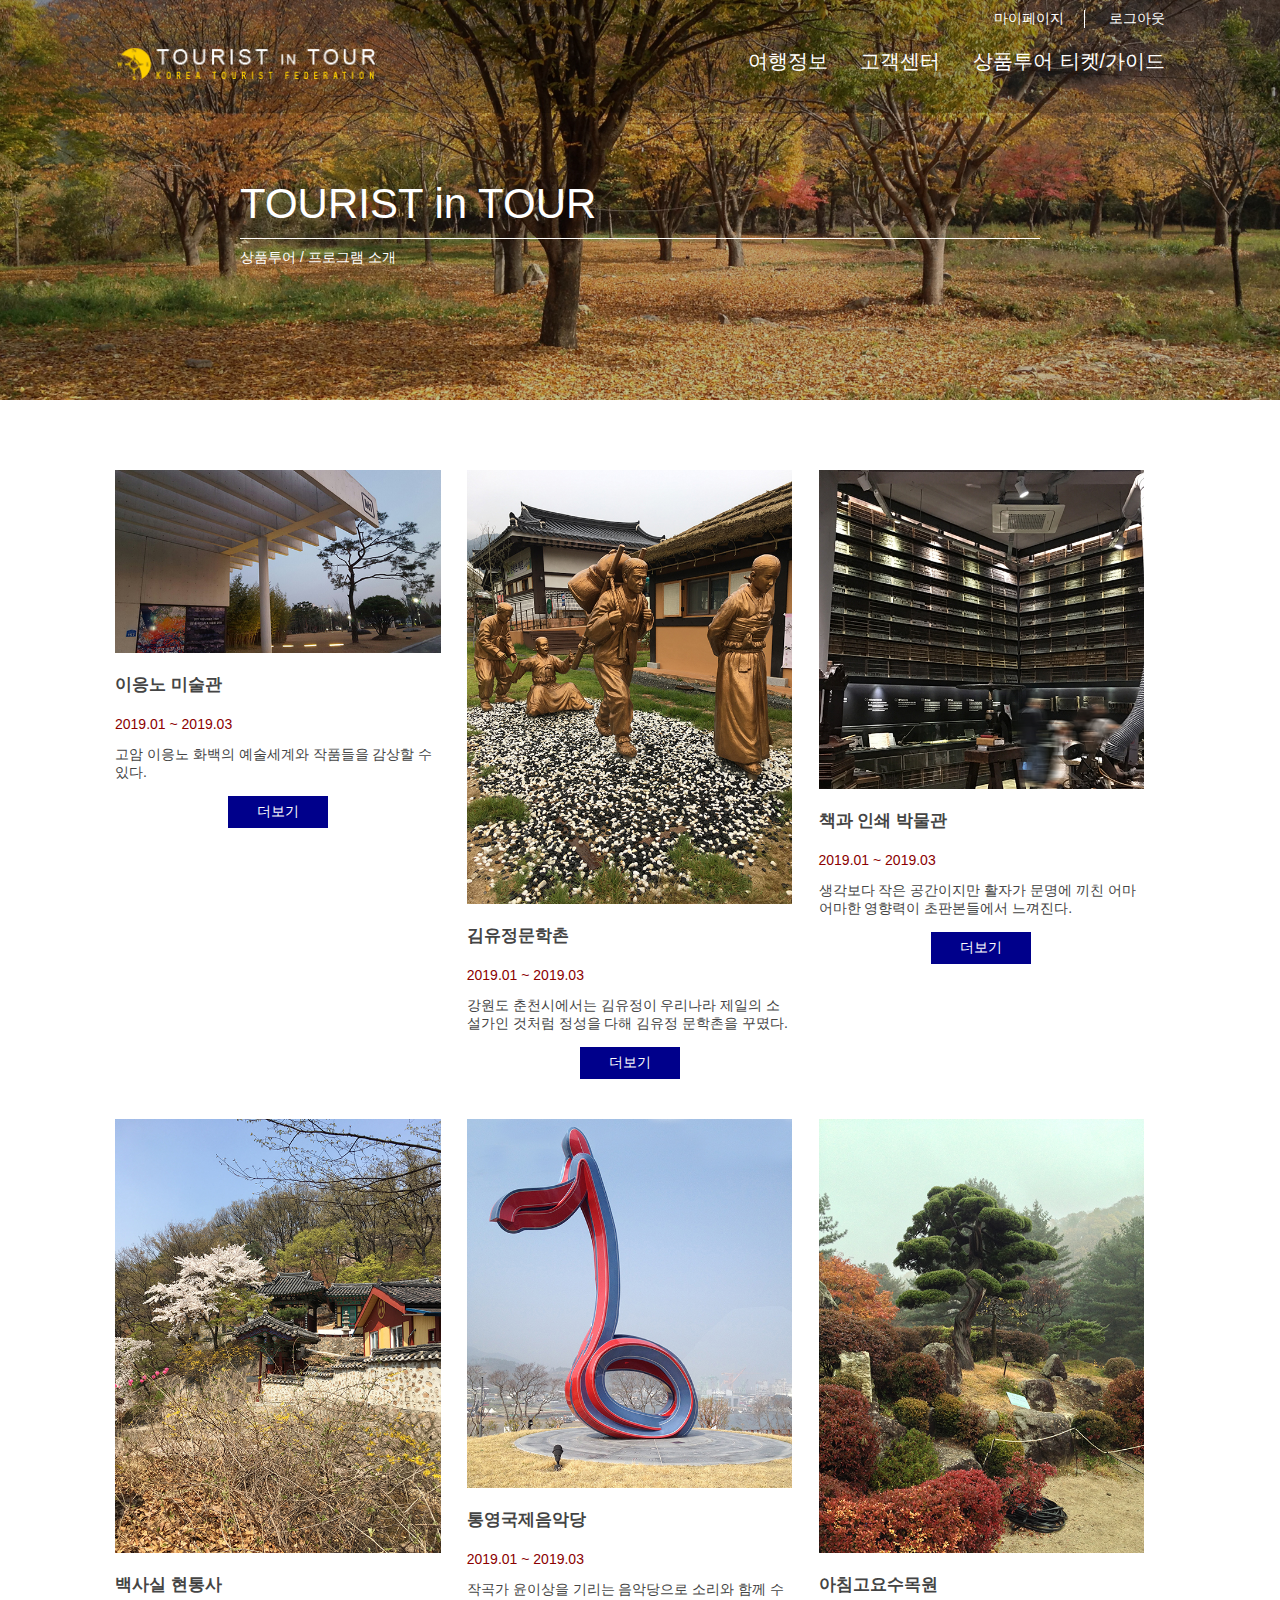
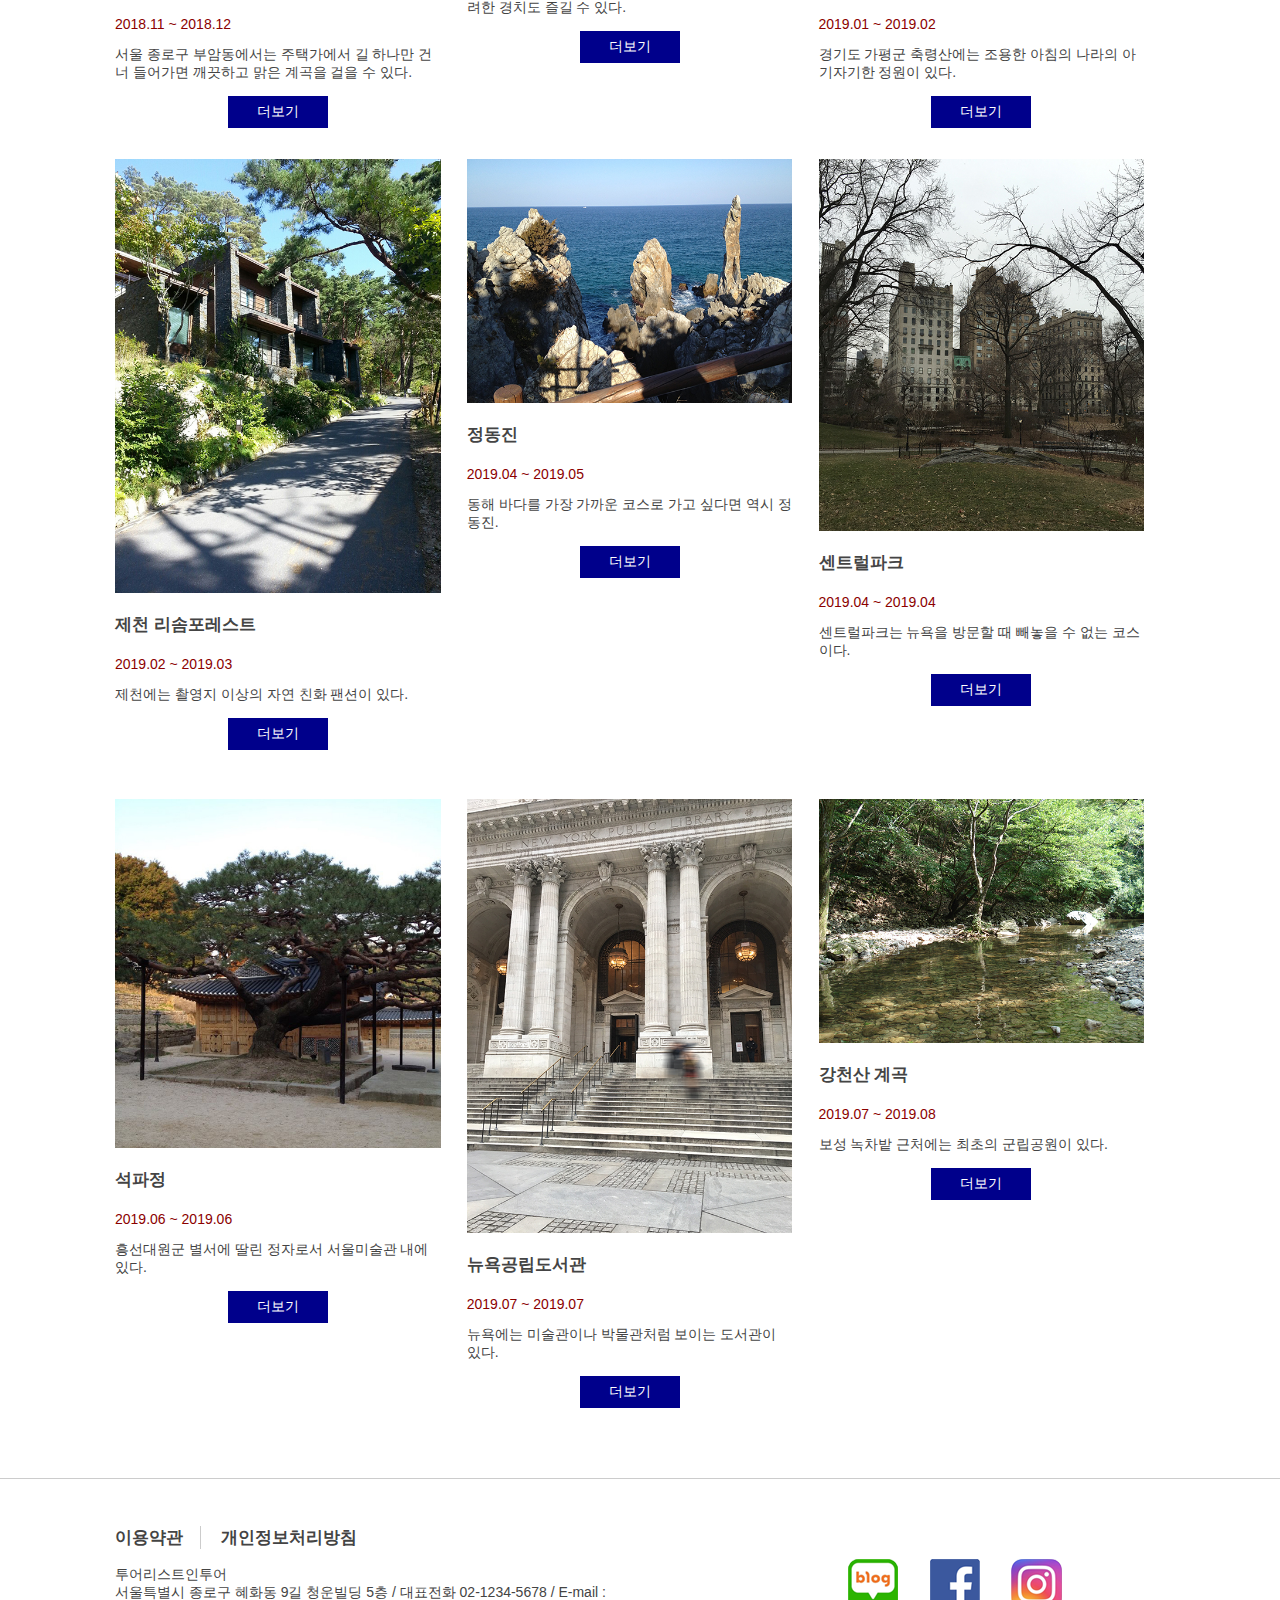
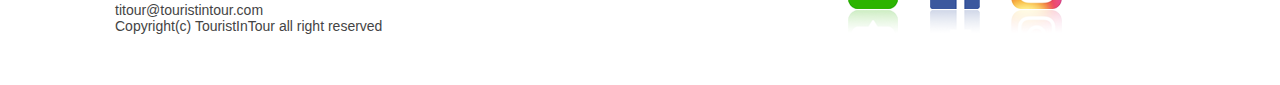
<file: program.html>
<!DOCTYPE html>
<html lang="ko">
<head>
  <meta charset="UTF-8">
  <meta name="viewport" content="width=device-width, initial-scale=1.0">
  <!-- 제작자 -->
  <meta name="author" content="hong">
  <!-- 설명 -->
  <meta name="description" content="여행을 떠나고 싶을때는 언제나 TOURIST와 함께">
  <!-- 키워드 -->
  <meta name="keywords" content="여행,국내여행,해외여행,신혼여행,효도관광,당일여행,기차여행,섬여행,섬,기차,비행기,예매,호텔,모텔,팬션">
  <!-- 링크공유 -->
  <meta property="og:url" content="https://pam7462.github.io/tour/">
  <meta property="og:type" content="website">
  <meta property="og:title" content="tourist">
  <meta property="og:image" content="images/sns_img.png">
  <meta property="og:description" content="여행을 떠나고 싶을때는 언제나 TOURIST와 함께">
  <!-- 익스플로러 -->
  <meta http-equiv="X-UA-Compatible" content="ie=edge">
  
  <!-- 타이틀 -->
  <title>투어리스트</title>

  <!-- 스타일 -->
  <link rel="stylesheet" href="css/swiper.min.css">
  <link rel="stylesheet" href="css/reset.css">
  <link rel="shortcut icon" href="images/favicon.png">
  <!-- 사용자 스타일 -->
  <link rel="stylesheet" href="css/ui.css">
  <link rel="stylesheet" href="css/sub_ui.css">
  <link rel="stylesheet" href="css/program.css">


  <!-- 스크립트 -->
  <script src="js/jquery-3.5.1.min.js"></script>
  <script src="js/smooth-scroll.min.js"></script>
  <script src="js/swiper.min.js"></script>
  <script src="js/prefixfree.min.js"></script>
  <!-- 주석조건문 -->
  <!-- [if lte IE 8]>
    <script src="js/html5shiv.min.js"></script>
    <script src="js/placeholders.min.js"></script>
  <![endif] -->

  <!-- 사용자 스크립트 -->
  <script src="js/ui.js"></script>
</head>
<body>
  <div class="skip"><a data-scroll href="#content">본문 바로가기</a></div>
  <div class="pos_fix">
    <ul class="clearfix">
      <li class="float_left"><a href="tel:02-444-4444">전화문의</a></li>
      <li class="float_left"><a href="#" onclick="return false;" id="kakao">카카오톡 상담</a></li>
      <li class="float_left"><a href="#" onclick="return false;">오시는 길</a></li>      
    </ul>
    <p><a data-scroll href="#header">TOP</a></p>
  </div>
  <div class="wrap">
    <header id="header">
      <div class="content clearfix">
        <div class="tgl_btn float_left">
          <p>토글버튼</p>
        </div>
        <div class="logo_box float_left">
          <a href="index.html">
            <img src="images/logo.png" alt="logo">
          </a>
        </div>
        <div class="nav_box float_right">
          <ul class="login_join clearfix">
            <li class="float_left"><a href="mypage.html">마이페이지</a></li>
            <li class="float_left"><a href="login.html" target="_black">로그아웃</a></li>
          </ul>
          <nav class="nav">
            <ul class="main_nav clearfix">
              <li class="float_left">
                <a href="#">여행정보</a>
                <ul class="sub_nav clearfix">
                  <li class="float_left"><a href="#">국내</a></li>
                  <li class="float_left"><a href="#">해외</a></li>
                </ul>
              </li>
              <li class="float_left">
                <a href="notice.html">고객센터</a>
                <ul class="sub_nav clearfix">
                  <li class="float_left"><a href="notice.html">공지사항</a></li>
                  <li class="float_left"><a href="#">문의하기</a></li>
                </ul>
              </li>
              <li class="float_left">
                <a href="program.html">상품투어</a>
                <ul class="sub_nav clearfix">
                  <li class="float_left"><a href="program.html">프로그램 소개</a></li>
                  <li class="float_left"><a href="#">여행자료</a></li>
                </ul>
              </li>
              <li class="float_left">
                <a href="#">티켓/가이드</a>
                <ul class="sub_nav clearfix">
                  <li class="float_left"><a href="#">항공</a></li>
                  <li class="float_left"><a href="#">호텔</a></li>
                </ul>
              </li>
            </ul>
          </nav>
        </div>
      </div>
    </header>
    
    <section class="sec_top">
      <div class="content">
        <h2>TOURIST in TOUR</h2>
        <hr>
        <p>상품투어 / 프로그램 소개</p>
      </div>
    </section>
    <section class="sec_form">
      <div class="content">
        <ul class="program_list clearfix">
          <li class="float_left">
            <img src="images/img_place_01.jpg" alt="palce01">
            <h3>이응노 미술관</h3>
            <p class="date">2019.01 ~ 2019.03</p>
            <p class="place_txt">고암 이응노 화백의 예술세계와 작품들을 감상할 수 있다.</p>
            <div class="button_box">
              <button type="button">더보기</button>
            </div>
          </li>
          <li class="float_left">
            <img src="images/img_place_02.jpg" alt="palce01">
            <h3>김유정문학촌</h3>
            <p class="date">2019.01 ~ 2019.03</p>
            <p class="place_txt">강원도 춘천시에서는 김유정이 우리나라 제일의 소설가인 것처럼 정성을 다해 김유정 문학촌을 꾸몄다.</p>
            <div class="button_box">
              <button type="button">더보기</button>
            </div>
          </li>
          <li class="float_left">
            <img src="images/img_place_03.jpg" alt="palce01">
            <h3>책과 인쇄 박물관</h3>
            <p class="date">2019.01 ~ 2019.03</p>
            <p class="place_txt">생각보다 작은 공간이지만 활자가 문명에 끼친 어마어마한 영향력이 초판본들에서 느껴진다.</p>
            <div class="button_box">
              <button type="button">더보기</button>
            </div>
          </li>
          <li class="float_left">
            <img src="images/img_place_04.jpg" alt="palce01">
            <h3>백사실 현통사</h3>
            <p class="date">2018.11 ~ 2018.12</p>
            <p class="place_txt">서울 종로구 부암동에서는 주택가에서 길 하나만 건너 들어가면 깨끗하고 맑은 계곡을 걸을 수 있다.</p>
            <div class="button_box">
              <button type="button">더보기</button>
            </div>
          </li>
          <li class="float_left">
            <img src="images/img_place_05.jpg" alt="palce01">
            <h3>통영국제음악당</h3>
            <p class="date">2019.01 ~ 2019.03</p>
            <p class="place_txt">작곡가 윤이상을 기리는 음악당으로 소리와 함께 수려한 경치도 즐길 수 있다.</p>
            <div class="button_box">
              <button type="button">더보기</button>
            </div>
          </li>
          <li class="float_left">
            <img src="images/img_place_06.jpg" alt="palce01">
            <h3>아침고요수목원</h3>
            <p class="date">2019.01 ~ 2019.02</p>
            <p class="place_txt">경기도 가평군 축령산에는 조용한 아침의 나라의 아기자기한 정원이 있다.</p>
            <div class="button_box">
              <button type="button">더보기</button>
            </div>
          </li>
          <li class="float_left">
            <img src="images/img_place_07.jpg" alt="palce01">
            <h3>제천 리솜포레스트</h3>
            <p class="date">2019.02 ~ 2019.03</p>
            <p class="place_txt">제천에는 촬영지 이상의 자연 친화 팬션이 있다.</p>
            <div class="button_box">
              <button type="button">더보기</button>
            </div>
          </li>
          <li class="float_left">
            <img src="images/img_place_08.jpg" alt="palce01">
            <h3>정동진</h3>
            <p class="date">2019.04 ~ 2019.05</p>
            <p class="place_txt">동해 바다를 가장 가까운 코스로 가고 싶다면 역시 정동진.</p>
            <div class="button_box">
              <button type="button">더보기</button>
            </div>
          </li>
          <li class="float_left">
            <img src="images/img_place_09.jpg" alt="palce01">
            <h3>센트럴파크</h3>
            <p class="date">2019.04 ~ 2019.04</p>
            <p class="place_txt">센트럴파크는 뉴욕을 방문할 때 빼놓을 수 없는 코스이다.</p>
            <div class="button_box">
              <button type="button">더보기</button>
            </div>
          </li>
          <li class="float_left">
            <img src="images/img_place_10.jpg" alt="palce01">
            <h3>석파정</h3>
            <p class="date">2019.06 ~ 2019.06</p>
            <p class="place_txt">흥선대원군 별서에 딸린 정자로서 서울미술관 내에 있다.</p>
            <div class="button_box">
              <button type="button">더보기</button>
            </div>
          </li>
          <li class="float_left">
            <img src="images/img_place_11.jpg" alt="palce01">
            <h3>뉴욕공립도서관</h3>
            <p class="date">2019.07 ~ 2019.07</p>
            <p class="place_txt">뉴욕에는 미술관이나 박물관처럼 보이는 도서관이 있다.</p>
            <div class="button_box">
              <button type="button">더보기</button>
            </div>
          </li>
          <li class="float_left">
            <img src="images/img_place_12.jpg" alt="palce01">
            <h3>강천산 계곡</h3>
            <p class="date">2019.07 ~ 2019.08</p>
            <p class="place_txt">보성 녹차밭 근처에는 최초의 군립공원이 있다.</p>
            <div class="button_box">
              <button type="button">더보기</button>
            </div>
          </li>
        </ul>
      </div>
    </section>

    <footer>
      <div class="content">
        <ul class="clearfix">
          <li class="float_left">
            <h5>
              <span>
                <a href="#" class="right_border">이용약관</a>
              </span>
              <span>
                <a href="#">개인정보처리방침</a>
              </span>
            </h5>
            <p>
              투어리스트인투어<br>
              서울특별시 종로구 혜화동 9길 청운빌딩 5층 / 대표전화 02-1234-5678 / E-mail : titour@touristintour.com<br>            
              Copyright(c) TouristInTour all right reserved
            </p>
          </li>
          <li class="float_right">
            <a href="#">
              <img src="images/blog_img.png" alt="blog">
            </a>
            <a href="#">
              <img src="images/face_img.png" alt="face">
            </a>
            <a href="#">
              <img src="images/insta_img.png" alt="insta">
            </a>
          </li>
        </ul>
      </div>
    </footer>
  </div>
</body>
</html>
</file>
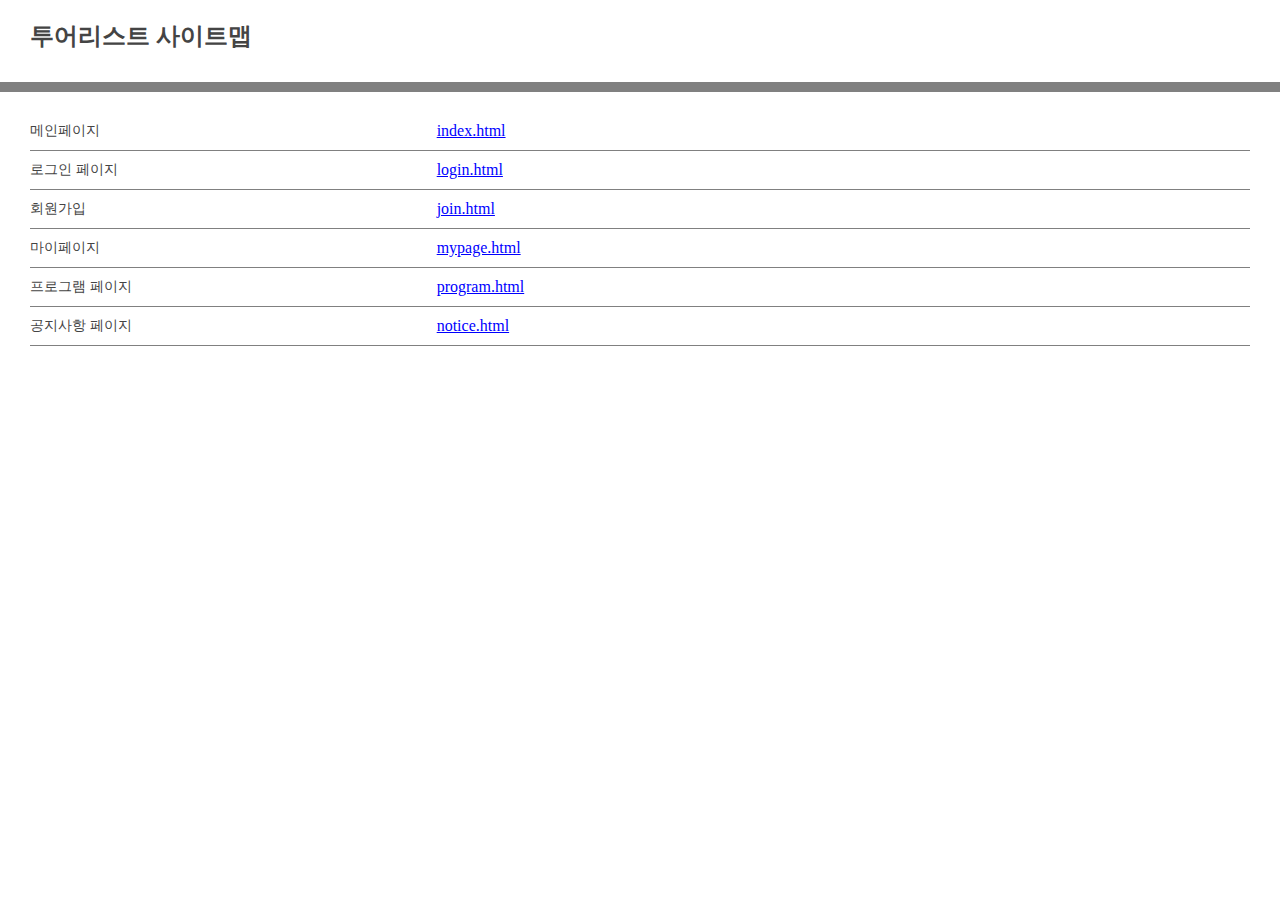
<file: sitemap.html>
<!DOCTYPE html>
<html lang="ko">
<head>
  <meta charset="UTF-8">
  <meta name="viewport" content="width=device-width, initial-scale=1.0">
  <title>투어리스트 사이트맵</title>
  <link rel="stylesheet" href="css/reset.css">
  <style>
    h1{
      margin-bottom:10px;
      padding:20px 30px;
      background-color:#ffffff;
      font-size:24px;
    }
    hr{
      width:100%;
      height:10px;
      background-color:gray;
    }
    ul{
      padding:20px 30px;
      background-color:#ffffff;
    }
    ul>li{
      border-bottom:1px solid gray;
      padding:10px 0;
      display:flex;
    }
    ul>li>p:first-child{
      flex:1;
    }
    ul>li>p:last-child{
      flex:2;
    }
    ul>li>p:last-child>a{
      color:blue;
      text-decoration:underline;
      font-size:16px;
    }

  </style>
</head>
<body>
  <h1>투어리스트 사이트맵</h1>
  <hr>
  <ul>
    <li>
      <p>메인페이지</p>
      <p><a href="https://pam7462.github.io/tour/index.html" target="_blank">index.html</a></p>
    </li>
    <li>
      <p>로그인 페이지</p>
      <p><a href="https://pam7462.github.io/tour/login.html" target="_blank">login.html</a></p>
    </li>
    <li>
      <p>회원가입</p>
      <p><a href="https://pam7462.github.io/tour/join.html" target="_blank">join.html</a></p>
    </li>
    <li>
      <p>마이페이지</p>
      <p><a href="https://pam7462.github.io/tour/mypage.html" target="_blank">mypage.html</a></p>
    </li>
    <li>
      <p>프로그램 페이지</p>
      <p><a href="https://pam7462.github.io/tour/program.html" target="_blank">program.html</a></p>
    </li>
    <li>
      <p>공지사항 페이지</p>
      <p><a href="https://pam7462.github.io/tour/notice.html" target="_blank">notice.html</a></p>
    </li>
  </ul>
</body>
</html>
</file>
<file: css/ui.css>
@charset 'utf-8';
/* 구글폰트 노토산스KR */
@import url('https://fonts.googleapis.com/css2?family=Noto+Sans+KR:wght@100;300;400;500;700;900&display=swap');

/* 기본스타일*/
*{box-sizing:border-box;}
.row{width:100%;}
.content{width:95%;max-width:1050px;margin:0 auto;}
.mo_g1{width:23.02631578947368%;}
.mo_g2{width:48.68421052631579%;}
.mo_g3{width:74.34210526315789%;}
.mo_g4{width:100%;}
.pc_g1{width:6.571428571428571%;}
.pc_g2{width:15.04761904761905%;}
.pc_g3{width:23.52380952380952%;}
.pc_g4{width:32% !important;}
.pc_g5{width:40.57142857142857%;}
.pc_g6{width:49.04761904761905%;}
.pc_g7{width:57.52380952380952%;}
.pc_g8{width:66%;}
.pc_g9{width:74.57142857142857%;}
.pc_g10{width:83.04761904761905%;}
.pc_g11{width:91.52380952380952%;}
.pc_g12{width:100%;}

.clearfix::after{content:'';display:block;clear:both;}
.float_left{float:left;}
.float_right{float:right;}
body{font-family: 'Noto Sans KR', sans-serif;}
.skip{
  position: fixed;left:0;top:0;z-index:10;
  transform:translateY(-100%);width:100%;
  padding:10px;text-align:center;
  background-color:#dddddd;transition:0.2s;
}
.skip.active{
  transform:translateY(0%);
}
.pos_fix>ul{
  position: fixed;
  left:0;
  bottom:0;
  z-index:10;
  width:100%;
  padding:14px 0;
  background-color:#3a3e46;
}
.pos_fix>ul>li{
  width:30%;
  border-right:1px solid #999999;
  display:flex;
  flex-flow:row nowrap;
  justify-content:center;
  align-items:center;
}
.pos_fix>ul>li:nth-child(2){width:40%;}
.pos_fix>ul>li:last-child{border:none;}
.pos_fix>ul>li>a{color:#cccccc;font-size:1em;}
.pos_fix>ul>li::before{
  content:'';
  display:inline-block;
  width:16px;
  height:16px;
  margin-right:10px;
  background-repeat:no-repeat;
  background-position:center;
  background-size:contain;
}
.pos_fix>ul>li:nth-child(1)::before{
  background-image:url('../images/mo_icon05.png');
}
.pos_fix>ul>li:nth-child(2)::before{
  background-image:url('../images/mo_icon06.png');
}
.pos_fix>ul>li:nth-child(3)::before{
  background-image:url('../images/mo_icon07.png');
}
.pos_fix>p{
  position: fixed;
  right:20px;
  bottom:100px;
  z-index:10;
  width:44px;
  height:44px;
  border:1px solid #ffffff;
  border-radius:50%;
  background-color:#000000;
  display:none;
  flex-flow:column nowrap;
  justify-content:center;
  align-items: center;
  opacity:0.5;
}
.pos_fix>p::before{
  content:'^';
  display:block;
  height:10px;
  color:#ffffff;
  font-size:1.8em;
  line-height:16px;
}
.pos_fix>p>a{color:#ffffff;}
header{
  background-color:rgba(0,0,0,0.2);
  position:absolute;
  left:0;
  top:0;
  z-index:10;
  width:100%;
  height:90px;
}
.tgl_btn{cursor:pointer;padding-top:36px;}
.tgl_btn::before,.tgl_btn::after{
  content:'';
  display:block;
  width:25px;
  height:3px;
  background-color:#ffffff;
}
.tgl_btn>p{
  width:17px;
  height:3px;
  margin:4px 0;
  background-color:#ffffff;
  text-indent:-999999px;
}
.logo_box{
  width:calc(100% - 25px);
  text-align:center;
  padding-top:36px;
}
.logo_box>a{display:inline-block;width:178px;}
.logo_box>a>img{width:100%;}
.nav_box{
  position:absolute;
  left:0;
  top:100%;
  z-index:10;
  width:100%;
  background-color:#282828;
  display:none;
}
.nav_box a{color:#cccccc;font-size:1.2em;}
.login_join{padding:20px 0;}
.login_join>li{padding:0 20px;}
.login_join>li:first-child{
  border-right:1px solid #cccccc;
}
.main_nav{
  border-top:1px solid #cccccc;
  border-bottom:1px solid #cccccc;
}
.main_nav>li{
  width:50%;
  display:flex;
  justify-content: center;
  align-items: center;
}
.main_nav>li:nth-child(2n+1){
  border-right:1px solid #cccccc;
}
.main_nav>li:nth-child(1),
.main_nav>li:nth-child(2){
  border-bottom:1px solid #cccccc;
}
.main_nav>li::before{
  content:'';
  display:inline-block;
  width:60px;
  height:70px;
  margin-right:14px;
  background-position:center;
  background-repeat:no-repeat;
  background-size:cover;
}
.main_nav>li:nth-child(1)::before{
  background-image:url('../images/mo_icon01.png');
}
.main_nav>li:nth-child(2)::before{
  background-image:url('../images/mo_icon02.png');
}
.main_nav>li:nth-child(3)::before{
  background-image:url('../images/mo_icon03.png');
}
.main_nav>li:nth-child(4)::before{
  background-image:url('../images/mo_icon04.png');
}
.sub_nav{display:none;}

.mo_slide_box img{
  width:100%;
  cursor:pointer;
}
.mo_banner .swiper-pagination{
  padding-right:20px;
  padding-bottom:20px;
  text-align:right;
}
.swiper-pagination-bullet{
  background-color:#ffffff;
}
.tab_banner{display:none;}
.tab_slide_box{
  position: relative;
  height:550px;
  overflow: hidden;
}
.tab_slide_img>img,
.tab_slide_txt_img,
.tab_slide_over_txt{
  position: absolute;
  left:50%;
  top:50%;
  transform:translate(-50%,-50%);
}
.tab_slide_img>img{
  width:130%;
}
.tab_slide_over_txt{
  top:80%;
  width:100%;
}
.tab_slide_over_txt>p{
  font-weight:200;
  font-size:1.8em;
  text-align:center;
  color:#eeeeee;
  letter-spacing:0.3em;
}
.tab_banner .swiper-pagination{
  padding-bottom:20px;
}
.tab_banner .swiper-pagination-bullet{
  width:14px;
  height:14px;
  border-radius:7px;
  transition:0.5s;
}
.tab_banner .swiper-pagination-bullet-active{
  width:42px;
}
.tab_banner .stop{
  width:14px;
  height:14px;
  background-image:url('../images/stop.png');
  background-size:cover;
  cursor: pointer;
}
.topplace h2{
  height:102px;
  padding:22px 0;
  font-size:1.6em;
  text-align:center;
}
.topplace h2 span{font-size:1em;display:block;}
.top3>li{width:100%;}
.top3>li>img{width:100%;}
.top3>li>h3{
  padding-top:16px;
  font-size:1.4em;
  text-align:center;
}
.top3>li>p{
  text-align:center;
}
.top3>li>p>a{
  display:inline-block;
  margin:20px 0;
  border-top:1px solid #000000;
  padding-top:6px;
  font-size:1.2em;
}
.notice_box>li:first-child{
  height:250px;
  background:url('../images/cons_img.jpg') no-repeat center;
  background-size:cover;
  display:none;
  justify-content:center;
  align-items: center;
}
.kakao_box,.tel_box{
  width:40%;
  border:2px solid #ffffff;
  padding:10px 0;
  background-color:rgba(0,0,0,0.3);
  display:flex;
  justify-content:center;
  align-items: center;  
}
.kakao_box h4,.tel_box h4{
  color:#ffffff;
}
.kakao_box,.notice_box img{
  margin-right:10px;
}
.notice_box>li:last-child{
  width:100%;
  border-top:1px solid rgba(0,0,0,0.2);
  padding-top:20px;
}
h4{
  font-size:1.4em;
}
.notice_box>li:last-child>ul>li{
  list-style:disc inside;
  margin:6px 0;
}
.notice_box>li:last-child>ul>li>a:hover{
  text-decoration:underline;
}
footer{
  margin:50px 0 40px;
  border-top:1px solid rgba(0,0,0,0.2);
  padding-top:30px;
}
h5>span>a{font-size:1.2em;display:inline-block;}
.right_border{
  margin:1em 1em 1em 0;
  border-right:1px solid rgba(0,0,0,0.2);
  padding-right:1em;
}
footer li{
  width:100%;
  margin-bottom:40px;
}
footer li:last-child{
  text-align:center;
}
footer li:last-child>a{
  margin-right:2em;
}
footer li:last-child>a:last-child{
  margin-right:0;
}















@media (min-width:640px){
  .pos_fix>ul>li{width:33.33333333333333% !important;}
  .pos_fix>ul>li::before{
    width:24px;
    height:24px;
    margin-right:16px;
  }
  .pos_fix>ul>li>a{font-size:1.2em;}
}














/* 테블릿 스타일 */
@media (min-width:801px){
  .content{width:96.24413145539906%;}
  .pos_fix>ul{display:none;}
  header{height:113px;}
  .tgl_btn{display:none;}
  .logo_box{width:40%;text-align:left;padding-top:47px;}
  .logo_box>a{width:262px;}
  .nav_box{
    position:static;
    width:450px;
    background-color:transparent;
    display:block;
  }
  .nav_box a{color:#ffffff;}
  .login_join{
    text-align:right;
    padding-top:10px;
  }
  .login_join>li{
    display:inline-block;
    float:none;
  }
  .login_join>li:first-child{
    border-right-color:#ffffff;
  }
  .login_join>li:last-child{
    padding-right:0;
  }
  .login_join>li>a{
    font-size:1em;
  }
  .main_nav{
    border:none;
  }
  .main_nav>li{
    width:25%;
    border:none !important;
    justify-content:flex-end;
    padding-bottom:34px;
  }
  .main_nav>li::before{
    display:none;
  }
  .main_nav>li>a{
    font-size:1.4em;
  }
  .sub_nav{
    position: absolute;
    left:0;
    top:100%;
    z-index:10;
    width:100%;
    background-color:rgba(255,0,0,0.5);
  }
  .main_nav>li:nth-child(1)>.sub_nav{
    padding-left:55%;
  }
  .main_nav>li:nth-child(2)>.sub_nav{
    padding-left:65%;
  }
  .main_nav>li:nth-child(3)>.sub_nav{
    padding-left:73%;
  }
  .main_nav>li:nth-child(4)>.sub_nav{
    padding-left:82%;
  }
  .sub_nav>li{
    margin:16px;
  }
  .main_nav>li:hover>.sub_nav{
    display:block;    
  }
  .mo_banner{display:none;}
  .tab_banner{display:block;}

  .topplace h2{
    height:150px;
    padding:60px 0;
    font-size:2.4em;
  }
  .topplace h2 span{display:inline;}
  .top3>li{margin-right:2%;}
  .top3>li:last-child{margin-right:0;}

  .top3>li>h3{
    padding-top:16px;
    font-size:1.4em;
    text-align:center;
  }
  .top3>li>p{
    text-align:center;
  }
  .top3>li>p>a{
    display:inline-block;
    margin:20px 0;
    border-top:1px solid #000000;
    padding-top:6px;
    font-size:1.2em;
  }
  .notice{
    margin-top:30px;
    padding:60px 0;
    background-color:#f4f0e9;
  }
  .notice_box>li:last-child{
    width:30.24390243902439%;
    border-top:none;
  }
  h4{
    font-size:1.8em;
  }
  .notice_box>li:first-child{
    display:flex;
  }
  footer{
    margin:0;
  }
  footer li:first-child{
    width:60%;
  }
  footer li:last-child{
    width:40%;
    padding-top:50px;
  }
  
}










/* pc 스타일 */
@media (min-width:1066px){
  .pos_fix{
    position: fixed;
    right:0;
    bottom:50%;
    z-index:10;
    transform:translateY(50%);
  }
  .pos_fix>ul{
    width:94px;
    padding:0;
    position: static;
    background-color:#282828;
  }
  .pos_fix>ul>li{
    width:100% !important;
    border-bottom:1px solid #cccccc;
    padding:16px 0;
    flex-flow:column nowrap;
  }
  .pos_fix>ul>li::before{display:none;}
  .pos_fix>ul>li::after{
    display:block;
    color:#cccccc;
    font-size:0.8em;
  }
  .pos_fix>ul>li:nth-child(1)::after{
    content:'010-1234-5678';
  }  
  .pos_fix>ul>li:nth-child(2)::after{
    content:'1:1 상담';
  }
  .pos_fix>p{
    position:static;
    width:auto;
    height:auto;
    border:1px solid #282828;
    border-radius:0;
    padding:10px 0;
    background-color:#ffffff;
    opacity:1;
  }
  .pos_fix>p::before,
  .pos_fix>p>a{color:#282828;}
}
</file>
<file: css/sub_ui.css>
@charset 'utf-8';

.sec_top{
  height:400px;
  padding-top:180px;
  background-image:url('../images/img_top5.jpg');
  background-size:cover;
  background-position:center;
}
.sec_top>.content{
  width:95%;
  max-width:800px;
}
.sec_top h2{
  font-weight:normal;
  font-size:3em;
  color:#ffffff;
}
.sec_top hr{
  background-color:#ffffff;
  width:100%;
  height:1px;
  margin:10px 0;
}
.sec_top p{
  color:#ffffff;
}

.sec_form{
  margin:50px 0;
}
</file>
<file: css/join.css>
@charset 'utf-8';

.sec_form .tit_label{
  display:inline-block;
  width:100%;
  font-size:1.2em;
}
.sec_form .must::before{
  content:'*';
  display:inline-block;
  color:#ff0000;
  width:1em;
}
.sec_form h3{
  color:#ff0000;
}
.sec_form hr{
  width:100%;
  height:1px;
  background-color:gray;
  margin:20px 0;
}
.sec_form input,
textarea{
  border:1px solid gray;
  padding:6px 10px;
  width:100%;
}
#e-mail,
#e-server{
  width:140px;
}
#e-mail::after{
  content:'@';
  display:inline-block;
}
.sec_form input[type="radio"],
.sec_form input[type="checkbox"]{
  width:auto;
}
.button_box{
  padding-top:30px;
  text-align:center;
}
button{
  border:1px solid turquoise;
  padding:10px 20px;
  font-weight:bold;
  font-size:1.6em;
  background-color:darkblue;
  color:#ffffff;
  cursor:pointer;
}
button:hover{
  border:1px solid darkblue;
  background-color:#ffffff;
  color:darkblue;
}


@media (min-width:801px){
  .sec_top{
  
  }
  .sec_form .tit_label{
    width:16%;
  }
  .sec_form input,
  textarea{
    width:80%;
  }
  .sec_form .no_must{
    padding-left:1em;
  }
}
</file>
<file: css/login.css>
@charset 'utf-8';


.login_form>.content{
  width:95%;
  max-width:640px;
}
.login_tit{
  padding:100px 0;
}
.login_tit>img{
  width:100%;
}
.login_sns{
  margin-bottom:100px;
}
.login_sns>p{
  margin:6px 0;
  border-radius:8px;
}
.login_sns>p:nth-child(1){
  background-color:#ffea26;
}
.login_sns>p:nth-child(2){
  background-color:#00c300;
}
.login_sns>p:nth-child(3){
  background-color:#405ea9;
}
.login_sns>p:nth-child(4){
  background-color:gray;
}
.login_sns>p>a{
  display:inline-block;
  width:100%;
  height:60px;
  position: relative;
}
.login_sns>p>a>img{
  height:100%;
  position: absolute;
  left:10px;
  top:0;
}
.login_sns>p>a>span{
  position: absolute;
  left:50%;
  top:50%;
  transform:translate(-50%, -50%);
  font-size:1.2em;
  color:#ffffff;
}
.login_sns>p:nth-child(1)>a>span{
  color:#000000;
}








@media (min-width:801px){
  .login_form>.content{
    width:520px;
  }
  .login_sns>p{
    margin:6px 30px;
  }
}
</file>
<file: css/mypage.css>
@charset 'utf-8';

.sec_form h3{
  border-bottom:2px solid #000000;
}
.sec_form h3 span{
  padding:10px 5%;
  color:#ffffff;
  background-color:#000000;
  display:inline-block;
  font-size:1.6em;
}
.sec_form li{
  border-bottom:1px solid gray;
}
.first_box,.last_box{
  margin:10px 0;
}
.first_box>p{
  font-weight:bold;
  font-size:1.2em;
}
.last_box>p,
.last_box>label{
  font-size:1.2em;
}

.button_box{
  padding-top:30px;
  text-align:center;
}
button{
  width:100%;
  border:1px solid transparent;
  padding:10px 20px;
  font-weight:bold;
  font-size:1.6em;
  background-color:darkblue;
  color:#ffffff;
  cursor:pointer;
}
button:hover{
  border:1px solid darkblue;
  background-color:#ffffff;
  color:darkblue;
}


@media (min-width:801px){
  .first_box,last-box{
    float:left;
  }
  .first_box{
    width:25%;
    margin:0;
    padding:20px;
    background:#dddddd;
  }
  .last_box{
    float:right;
    width:75%;
    margin:0;
    padding:20px;
  }
  .padding-top10px{
    padding-top:10px;
    padding-bottom:0;
  }
}
</file>
<file: css/notice.css>
@charset 'utf-8';

.search_box{
  text-align:right;
  padding-bottom:20px;
}
.search_box>input{
  width:200px;
  height:30px;
  border-bottom:1px solid gray;
  padding-left:30px;
  background-image:url('../images/ico_search.png');
  background-position:left center;
  background-repeat:no-repeat;
  background-size:20px;
}

button{
  width:60px;
  height:30px;
  font-weight:bold;
  font-size:1.2em;
  background-color:darkblue;
  color:#ffffff;
  cursor:pointer;  
}
button:hover{
  border:1px solid darkblue;
  background-color:#ffffff;
  color:darkblue;
}
h4{
  font-size:1.2em;
  text-align:center;
}
.notice_list_box{
  padding-bottom:30px;
}
.notice_list_box>ul{
  border-top:3px solid #000000;
}
.notice_list_box>ul>li{
  border-bottom:1px solid gray;
  padding:16px 0;
}
.notice_list_box>ul>li>div{
  float:left;
}
.first_li{
  width:8%;
  text-align:center;
  display:none;
}
.second_li{
  width:80%;
  padding:0 16px;
}
.second_li>p:hover{
  cursor:pointer;
  text-decoration:underline;
}
.third_li{
  width:12%;
  text-align:center;
  display:none;
}
.last_li{
  width:20%;
  text-align:center
}
.notice_index>ul{
  text-align:center;
}
.notice_index>ul>li{
  display:inline-block;
}
.index_num:hover{
  background-color:#dddddd;
}
.first_index{
  background-color:darkblue;
  color:#ffffff;
}


.notice_index>ul>li>a{
  width:30px;
  height:30px;
  padding:5px;
  display:flex;
  justify-content: center;
  align-items: center;
}



@media (min-width:801px){
  .first_li,
  .third_li{
    display:block;
  }
  .second_li{
    width:65%;
  }
  .last_li{
    width:15%;
  }
}
</file>
<file: css/program.css>
@charset 'utf-8';

.program_list>li{
  width:100%;
  padding:20px 0;
}
.program_list>li>img{
  width:100%;
}
.program_list>li>h3{
  font-size:1.2em;
  padding:20px 0;
}
.program_list>li>.date{
  color:darkred;
}
.program_list>li>.place_txt{
  padding:14px 0;
}
.program_list>li>.button_box{
  text-align:center;
}
.program_list>li>.button_box>button{
  display:inline-block;
  width:100%;
  border:1px solid transparent;
  text-align:center;
  padding:6px 10px;
  background-color:darkblue;
  color:#ffffff;
  cursor: pointer;
}
.program_list>li>.button_box>button:hover{
  border:1px solid darkblue;
  background-color:#ffffff;;
  color:darkblue;
}

@media (min-width:801px){
  .program_list>li{
    width:33.5%;
    padding-right:2.5%;
  }
  .program_list>li:nth-child(3n){
    width:31%;
    padding-right:0;
  }
  .program_list>li:nth-child(4),
  .program_list>li:nth-child(5),
  .program_list>li:nth-child(6),
  .program_list>li:nth-child(7),
  .program_list>li:nth-child(8),
  .program_list>li:nth-child(9){
    height:640px;
  }
  .program_list>li>.button_box>button{
    width:100px;
  }
}
</file>
